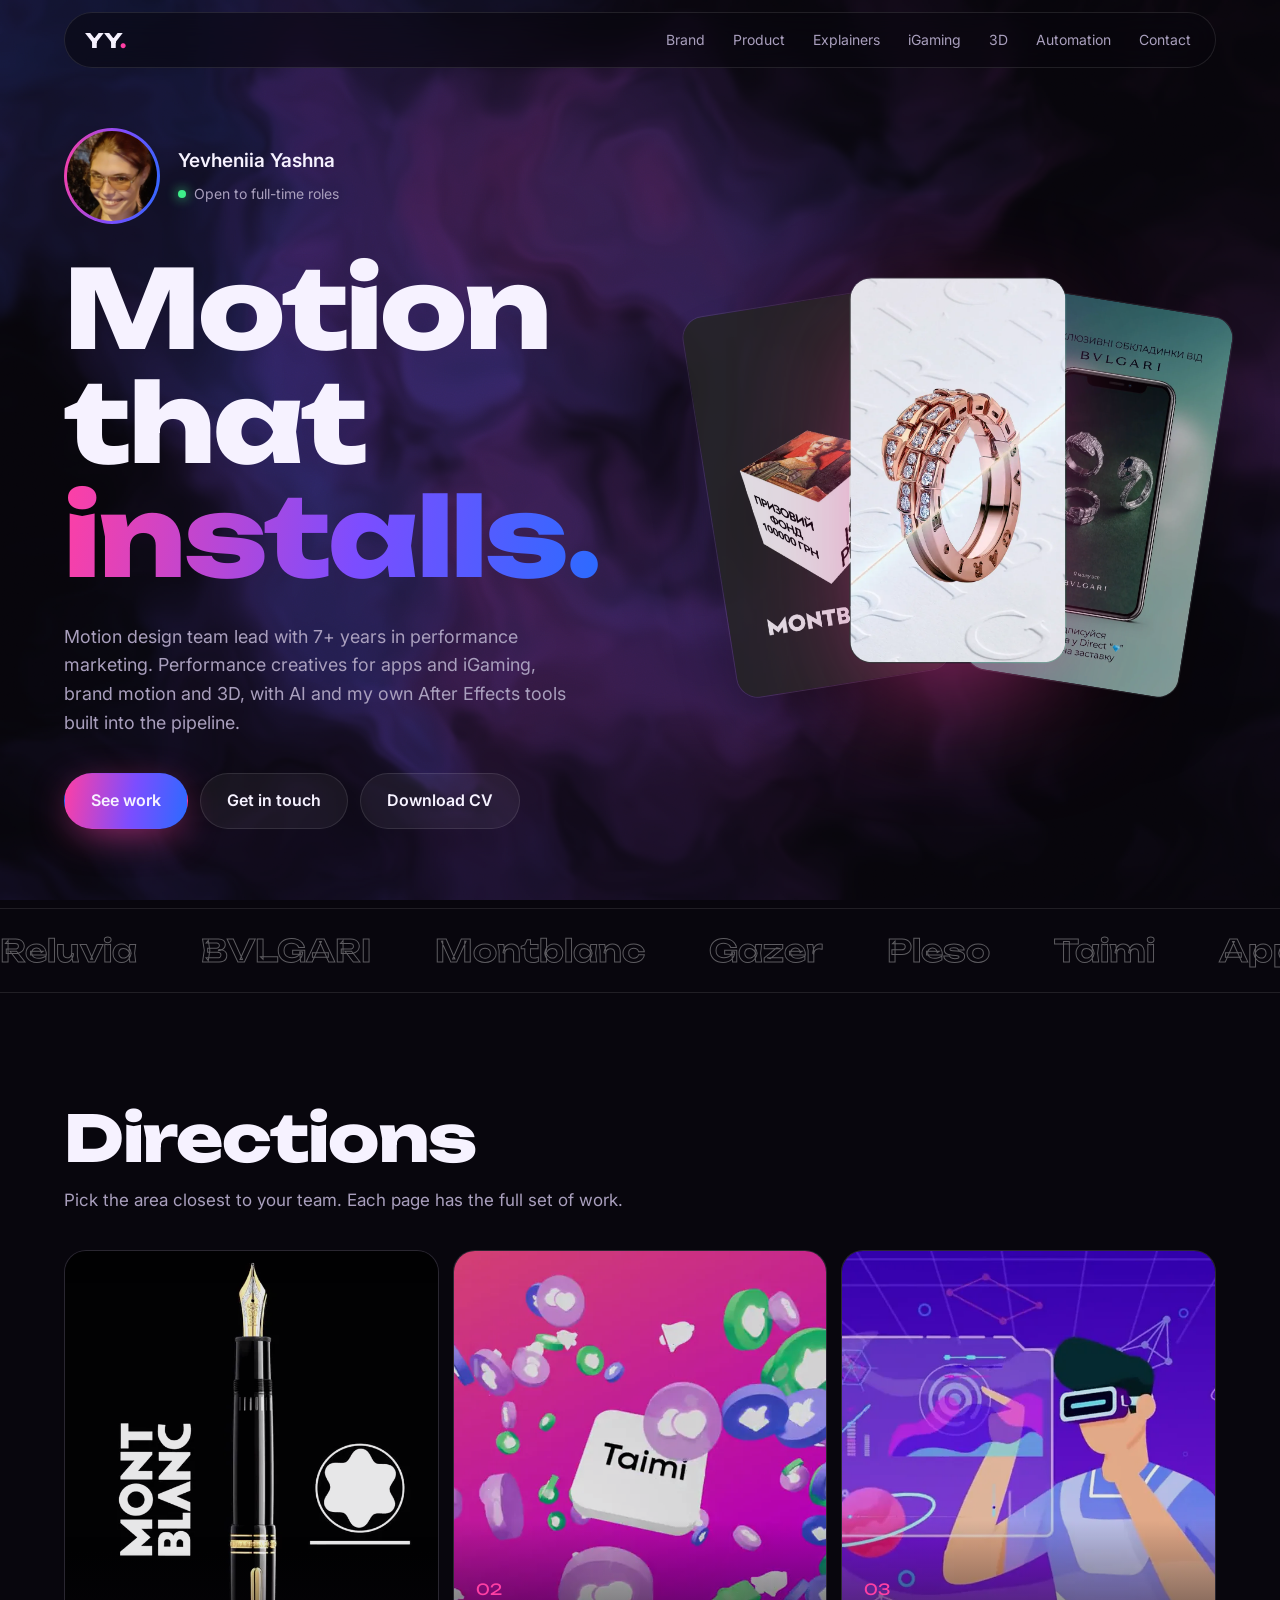
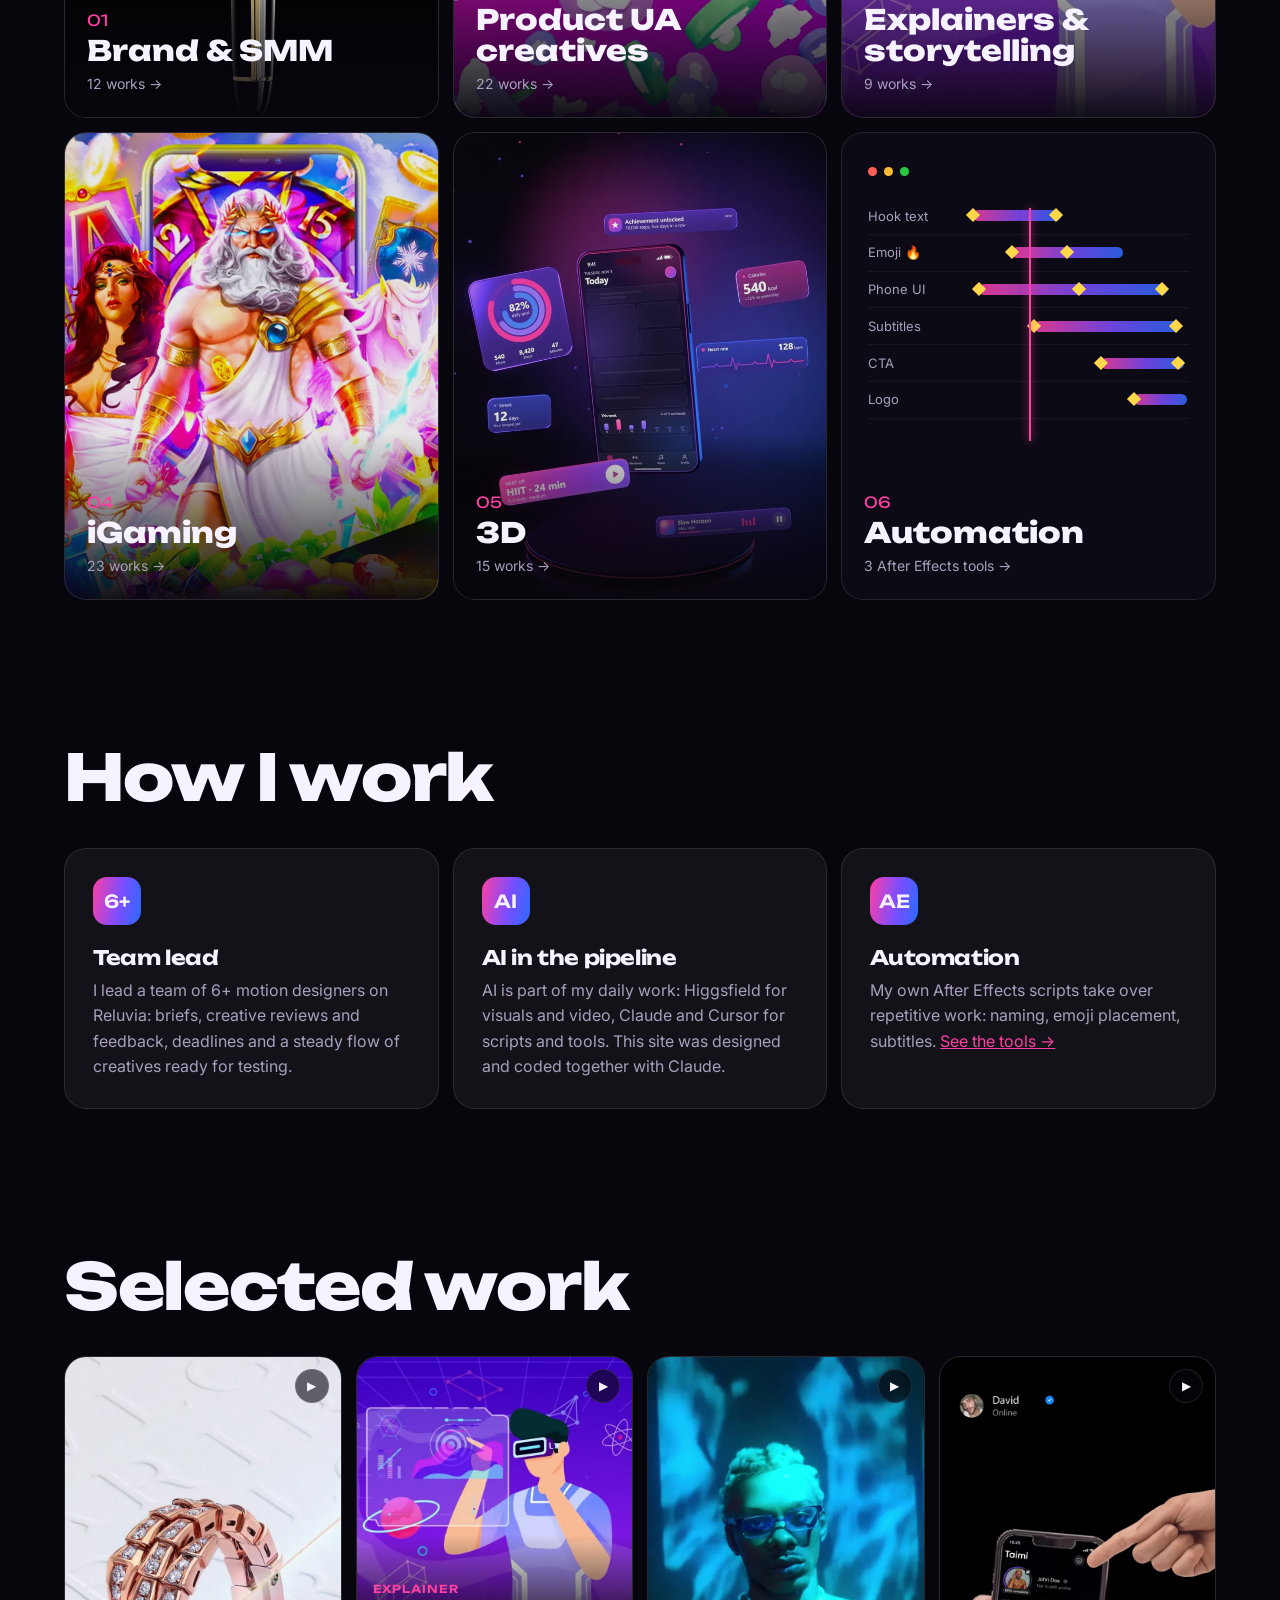
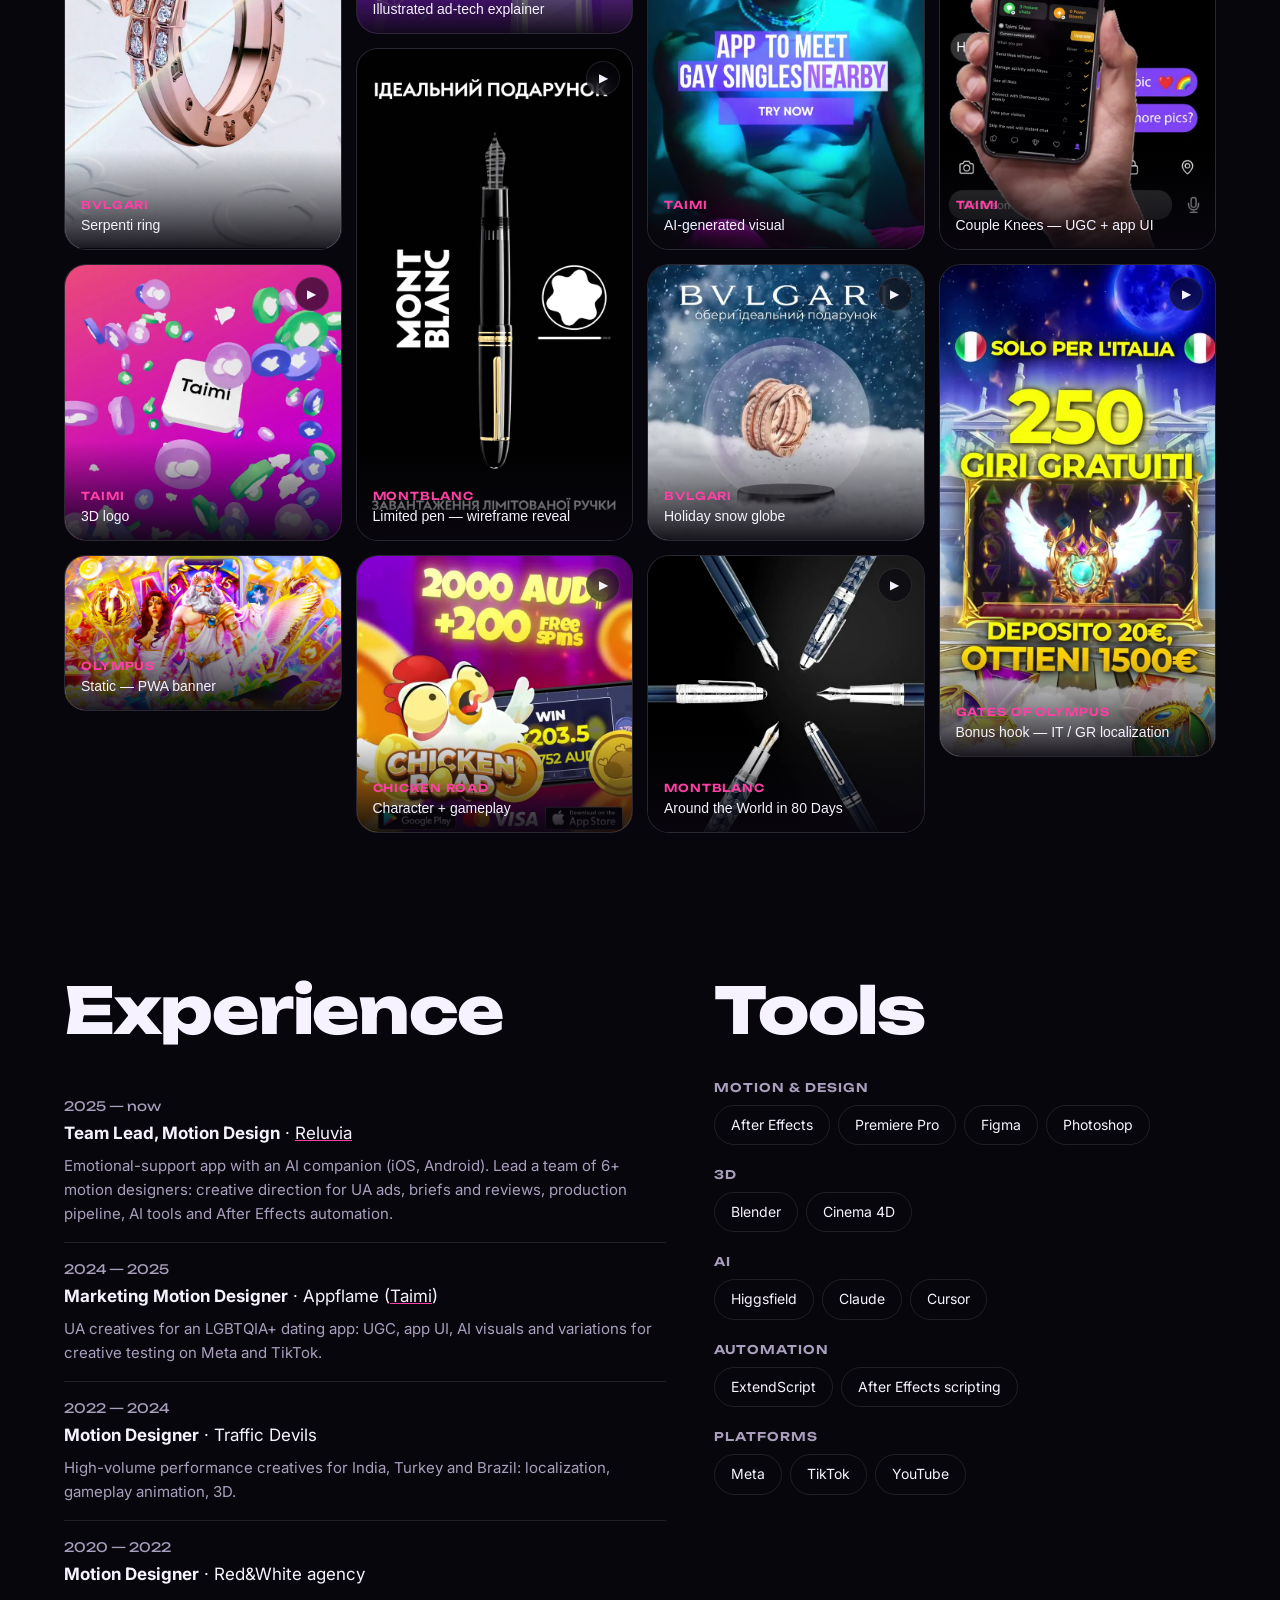
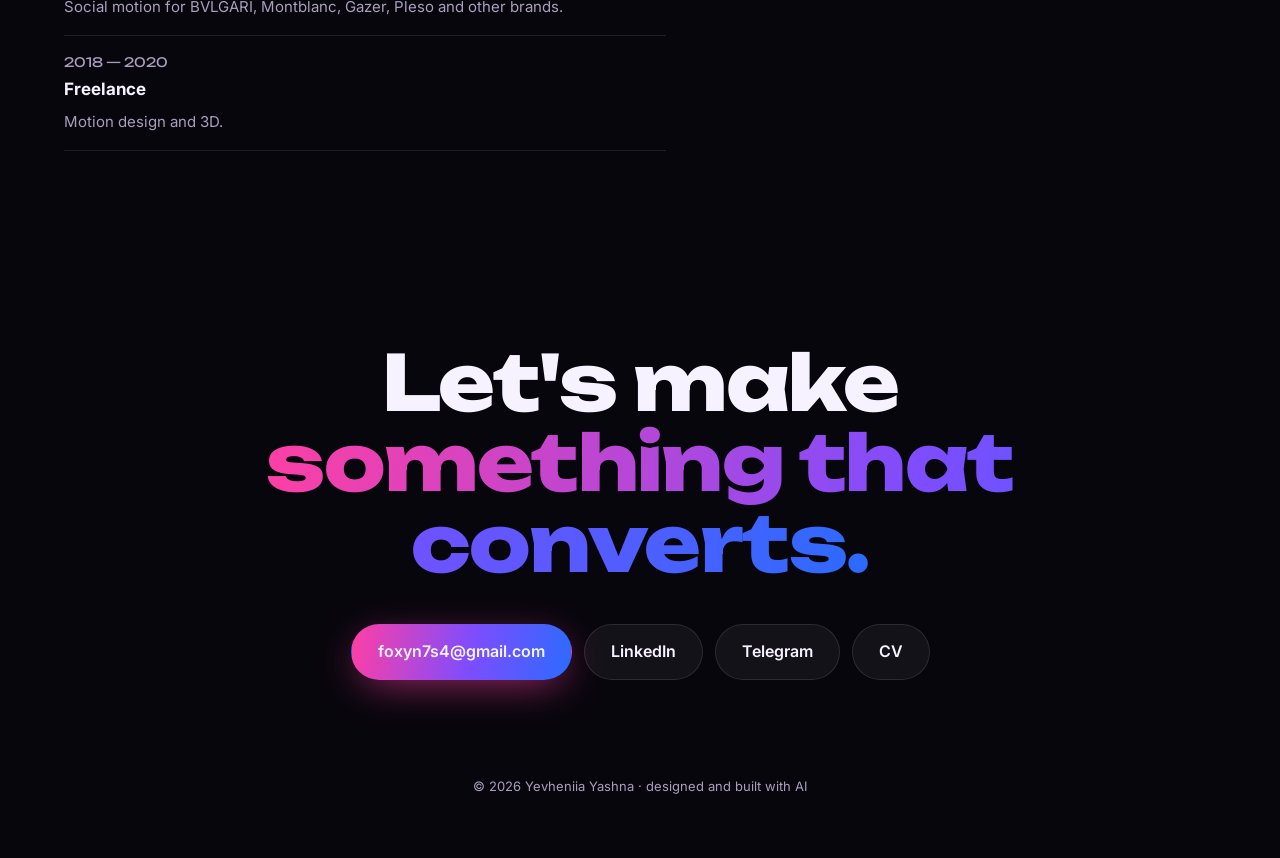
<file: index.html>
<!doctype html>
<html lang="en">
<head>
<meta charset="utf-8">
<meta name="viewport" content="width=device-width, initial-scale=1">
<title>Yevheniia Yashna — Senior Motion Designer & Team Lead · Performance Creatives</title>
<meta name="description" content="Motion design team lead with 7+ years in performance marketing: creatives for apps and iGaming, brand motion, 3D, AI and After Effects automation.">
<meta property="og:title" content="Yevheniia Yashna — Senior Motion Designer & Team Lead · Performance Creatives">
<meta property="og:description" content="Motion design team lead with 7+ years in performance marketing: creatives for apps and iGaming, brand motion, 3D, AI and After Effects automation.">
<meta property="og:image" content="https://foxyn7s4.github.io/media/og_home.jpg">
<meta property="og:image:width" content="2400">
<meta property="og:image:height" content="1254">
<meta name="twitter:card" content="summary_large_image">
<meta property="og:type" content="website">
<link rel="icon" href="favicon.ico?v=2" sizes="any">
<link rel="icon" type="image/png" sizes="32x32" href="favicon-32.png?v=2">
<link rel="apple-touch-icon" href="apple-touch-icon.png?v=2">
<meta name="theme-color" content="#08060d">
<link rel="preconnect" href="https://fonts.googleapis.com">
<link rel="preconnect" href="https://fonts.gstatic.com" crossorigin>
<link href="https://fonts.googleapis.com/css2?family=Unbounded:wght@400;600;800&family=Inter:wght@400;500;600&display=swap" rel="stylesheet">
<link rel="stylesheet" href="style.css?v=7f9f0dd8">
</head>
<body data-page="home">
<div class="bg" aria-hidden="true"><i></i><i></i><i></i></div>
<header class="nav"><a class="logo" href="./">YY<span>.</span></a><nav id="nav-links"></nav></header>
<main id="top">

  <section class="hero">
    <div class="hero-text">
      <div class="me-row"><img class="me" src="media/yy_photo.webp" alt="Yevheniia Yashna" width="96" height="96"><div><strong>Yevheniia Yashna</strong><span class="avail"><span class="dot"></span>Open to full-time roles</span></div></div>
      <h1>Motion<br>that <em>installs.</em></h1>
      <p class="lead">Motion design team lead with 7+ years in performance marketing. Performance creatives for apps and iGaming, brand motion and 3D, with AI and my own After Effects tools built into the pipeline.</p>
      <div class="cta">
        <a class="btn primary" href="#directions">See work</a>
        <a class="btn" href="#contact">Get in touch</a>
        <a class="btn" href="cv.pdf" download="Yevheniia_Yashna_CV.pdf">Download CV</a>
      </div>
    </div>
    <div class="hero-fan">
      <video src="media/12_montblanc_cube.mp4" poster="media/12_montblanc_cube.webp" autoplay muted loop playsinline></video>
      <video src="media/40_bvlgari_ring.mp4" poster="media/40_bvlgari_ring.webp" autoplay muted loop playsinline></video>
      <video src="media/13_bvlgari_wallpapers.mp4" poster="media/13_bvlgari_wallpapers.webp" autoplay muted loop playsinline></video>
    </div>
  </section>

  <div class="marquee" aria-label="Brands"><div class="track">
    <span>Reluvia</span><span>BVLGARI</span><span>Montblanc</span><span>Gazer</span><span>Pleso</span><span>Taimi</span><span>Appflame</span><span>Red&amp;White</span><span>Traffic Devils</span>
    <span>Reluvia</span><span>BVLGARI</span><span>Montblanc</span><span>Gazer</span><span>Pleso</span><span>Taimi</span><span>Appflame</span><span>Red&amp;White</span><span>Traffic Devils</span>
  </div></div>

  <section id="directions" class="section">
    <header class="sec-head"><div><h2>Directions</h2><p class="sec-lead">Pick the area closest to your team. Each page has the full set of work.</p></div></header>
    <div class="dirs" id="dirs"></div>
  </section>

  <section class="section">
    <header class="sec-head"><div><h2>How I work</h2></div></header>
    <div class="tools">
      <article>
        <span class="tool-ico">6+</span>
        <h3>Team lead</h3>
        <p>I lead a team of 6+ motion designers on Reluvia: briefs, creative reviews and feedback, deadlines and a steady flow of creatives ready for testing.</p>
      </article>
      <article>
        <span class="tool-ico">AI</span>
        <h3>AI in the pipeline</h3>
        <p>AI is part of my daily work: Higgsfield for visuals and video, Claude and Cursor for scripts and tools. This site was designed and coded together with Claude.</p>
      </article>
      <article>
        <span class="tool-ico">AE</span>
        <h3>Automation</h3>
        <p>My own After Effects scripts take over repetitive work: naming, emoji placement, subtitles. <a href="automation.html">See the tools →</a></p>
      </article>
    </div>
  </section>

  <section class="section">
    <header class="sec-head"><div><h2>Selected work</h2></div></header>
    <div class="grid" id="featured"></div>
  </section>

  <section id="experience" class="section two-col">
    <div>
      <header class="sec-head"><h2>Experience</h2></header>
      <ol class="timeline">
        <li><span>2025 — now</span><strong>Team Lead, Motion Design</strong> · <a href="https://apps.apple.com/ua/app/reluvia/id6755152910" target="_blank" rel="noopener">Reluvia</a>
          <p>Emotional-support app with an AI companion (iOS, Android). Lead a team of 6+ motion designers: creative direction for UA ads, briefs and reviews, production pipeline, AI tools and After Effects automation.</p></li>
        <li><span>2024 — 2025</span><strong>Marketing Motion Designer</strong> · Appflame (<a href="https://apps.apple.com/app/id1282966364" target="_blank" rel="noopener">Taimi</a>)
          <p>UA creatives for an LGBTQIA+ dating app: UGC, app UI, AI visuals and variations for creative testing on Meta and TikTok.</p></li>
        <li><span>2022 — 2024</span><strong>Motion Designer</strong> · Traffic Devils
          <p>High-volume performance creatives for India, Turkey and Brazil: localization, gameplay animation, 3D.</p></li>
        <li><span>2020 — 2022</span><strong>Motion Designer</strong> · Red&amp;White agency
          <p>Social motion for BVLGARI, Montblanc, Gazer, Pleso and other brands.</p></li>
        <li><span>2018 — 2020</span><strong>Freelance</strong>
          <p>Motion design and 3D.</p></li>
      </ol>
    </div>
    <div>
      <header class="sec-head"><h2>Tools</h2></header>
      <h3 class="tool-group">Motion &amp; design</h3>
      <ul class="chips"><li>After Effects</li><li>Premiere Pro</li><li>Figma</li><li>Photoshop</li></ul>
      <h3 class="tool-group">3D</h3>
      <ul class="chips"><li>Blender</li><li>Cinema 4D</li></ul>
      <h3 class="tool-group">AI</h3>
      <ul class="chips"><li>Higgsfield</li><li>Claude</li><li>Cursor</li></ul>
      <h3 class="tool-group">Automation</h3>
      <ul class="chips"><li>ExtendScript</li><li>After Effects scripting</li></ul>
      <h3 class="tool-group">Platforms</h3>
      <ul class="chips"><li>Meta</li><li>TikTok</li><li>YouTube</li></ul>
    </div>
  </section>
</main>
<footer id="contact" class="contact">
  <h2>Let's make<br><em>something that converts.</em></h2>
  <div class="cta">
    <a class="btn primary" href="mailto:foxyn7s4@gmail.com">foxyn7s4@gmail.com</a>
    <a class="btn" href="https://www.linkedin.com/in/foxyns/" target="_blank" rel="noopener">LinkedIn</a>
    <a class="btn" href="https://t.me/NYNS777" target="_blank" rel="noopener">Telegram</a>
    <a class="btn" href="cv.pdf" download="Yevheniia_Yashna_CV.pdf">CV</a>
  </div>
  <p class="foot">© 2026 Yevheniia Yashna · designed and built with AI</p>
</footer>
<dialog id="player"><button class="close" aria-label="Close">×</button><div class="media"></div><div class="case"></div></dialog>
<script src="works.js?v=8b14a6f1"></script>
<script src="main.js?v=9e63b991"></script>
<script src="bg.js?v=5798f34a"></script>
<!-- Cloudflare Web Analytics --><script defer src="https://static.cloudflareinsights.com/beacon.min.js" data-cf-beacon='{"token": "41ac3dfa5c3a4ce5bf65f64a46b93b88"}'></script><!-- End Cloudflare Web Analytics -->
</body>
</html>
</file>
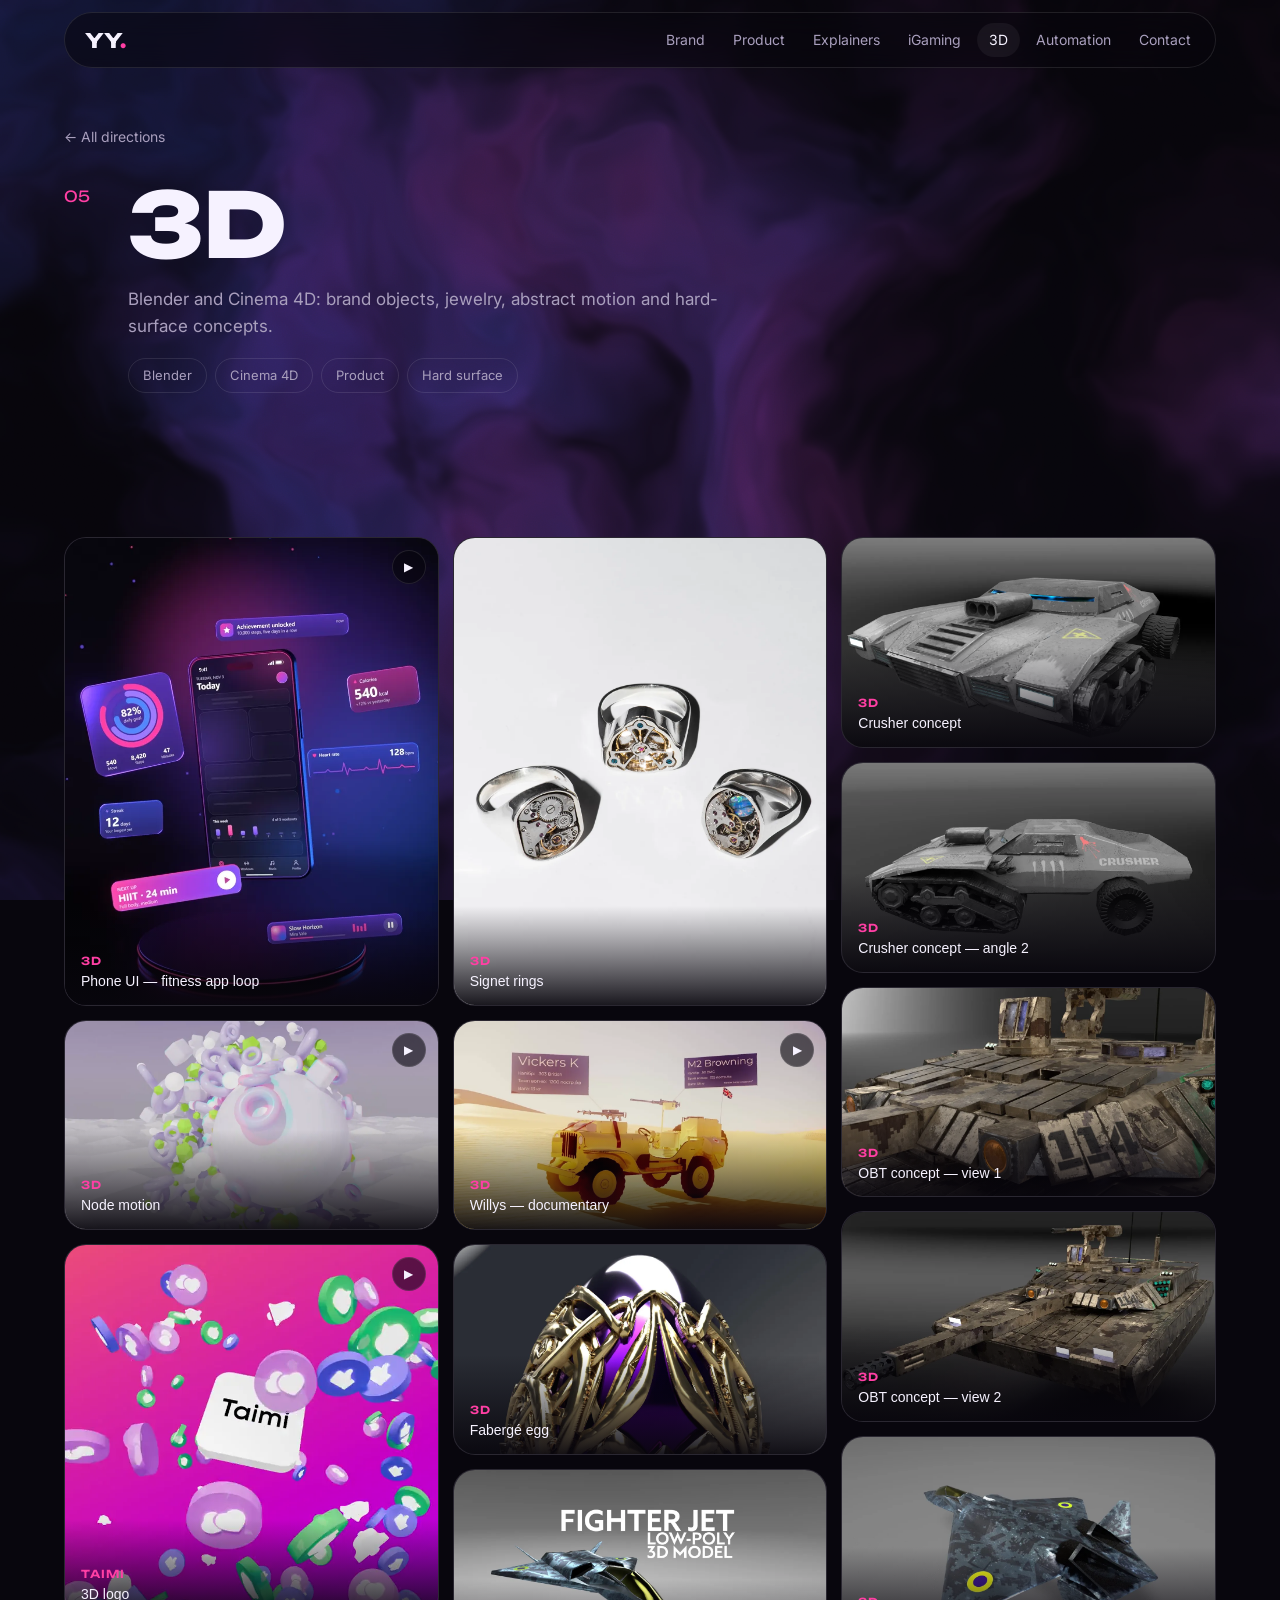
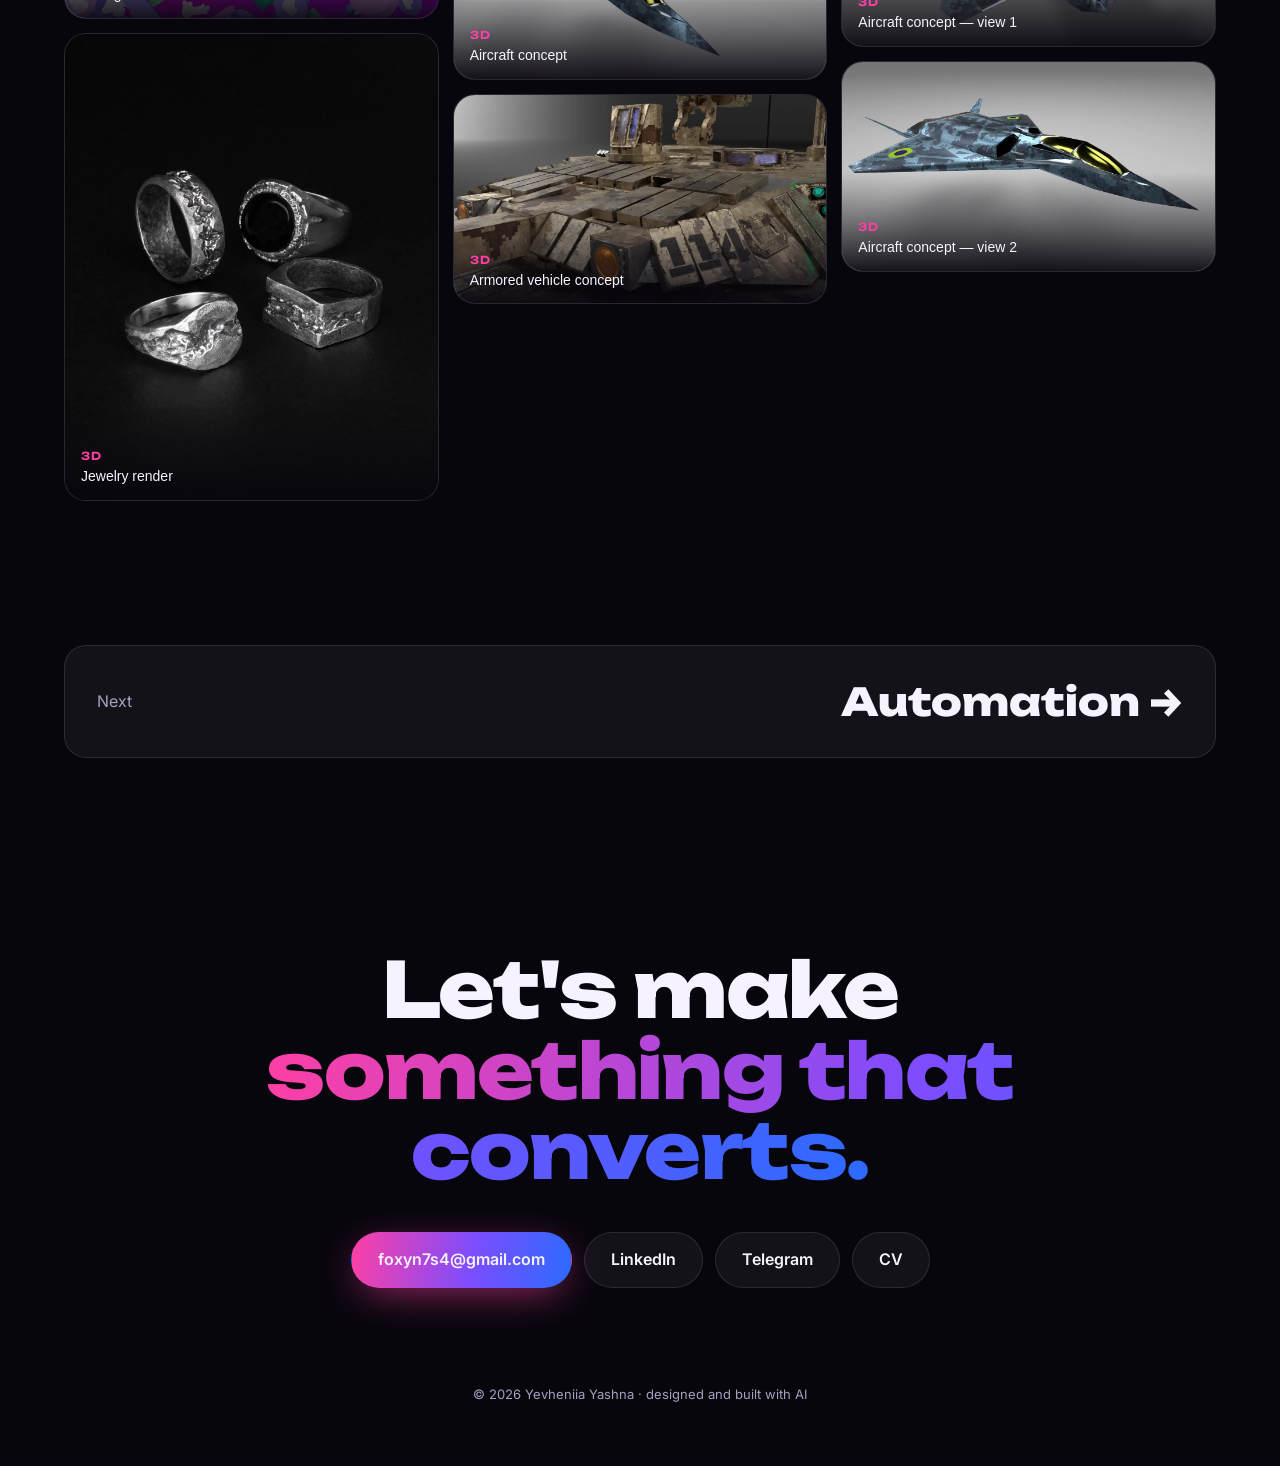
<file: 3d.html>
<!doctype html>
<html lang="en">
<head>
<meta charset="utf-8">
<meta name="viewport" content="width=device-width, initial-scale=1">
<title>3D — Yevheniia Yashna</title>
<meta name="description" content="3D: motion design work by Yevheniia Yashna.">
<meta property="og:title" content="3D — Yevheniia Yashna">
<meta property="og:description" content="3D: motion design work by Yevheniia Yashna.">
<meta property="og:image" content="https://foxyn7s4.github.io/media/og_home.jpg">
<meta property="og:image:width" content="2400">
<meta property="og:image:height" content="1254">
<meta name="twitter:card" content="summary_large_image">
<meta property="og:type" content="website">
<link rel="icon" href="favicon.ico?v=2" sizes="any">
<link rel="icon" type="image/png" sizes="32x32" href="favicon-32.png?v=2">
<link rel="apple-touch-icon" href="apple-touch-icon.png?v=2">
<meta name="theme-color" content="#08060d">
<link rel="preconnect" href="https://fonts.googleapis.com">
<link rel="preconnect" href="https://fonts.gstatic.com" crossorigin>
<link href="https://fonts.googleapis.com/css2?family=Unbounded:wght@400;600;800&family=Inter:wght@400;500;600&display=swap" rel="stylesheet">
<link rel="stylesheet" href="style.css?v=7f9f0dd8">
</head>
<body data-page="3d">
<div class="bg" aria-hidden="true"><i></i><i></i><i></i></div>
<header class="nav"><a class="logo" href="./">YY<span>.</span></a><nav id="nav-links"></nav></header>
<main id="top">

  <section class="section page-head" id="page-head"></section>
  <section class="section"><div class="grid" id="works"></div></section>
  <nav class="section next" id="next"></nav>
</main>
<footer id="contact" class="contact">
  <h2>Let's make<br><em>something that converts.</em></h2>
  <div class="cta">
    <a class="btn primary" href="mailto:foxyn7s4@gmail.com">foxyn7s4@gmail.com</a>
    <a class="btn" href="https://www.linkedin.com/in/foxyns/" target="_blank" rel="noopener">LinkedIn</a>
    <a class="btn" href="https://t.me/NYNS777" target="_blank" rel="noopener">Telegram</a>
    <a class="btn" href="cv.pdf" download="Yevheniia_Yashna_CV.pdf">CV</a>
  </div>
  <p class="foot">© 2026 Yevheniia Yashna · designed and built with AI</p>
</footer>
<dialog id="player"><button class="close" aria-label="Close">×</button><div class="media"></div><div class="case"></div></dialog>
<script src="works.js?v=8b14a6f1"></script>
<script src="main.js?v=9e63b991"></script>
<script src="bg.js?v=5798f34a"></script>
<!-- Cloudflare Web Analytics --><script defer src="https://static.cloudflareinsights.com/beacon.min.js" data-cf-beacon='{"token": "41ac3dfa5c3a4ce5bf65f64a46b93b88"}'></script><!-- End Cloudflare Web Analytics -->
</body>
</html>
</file>
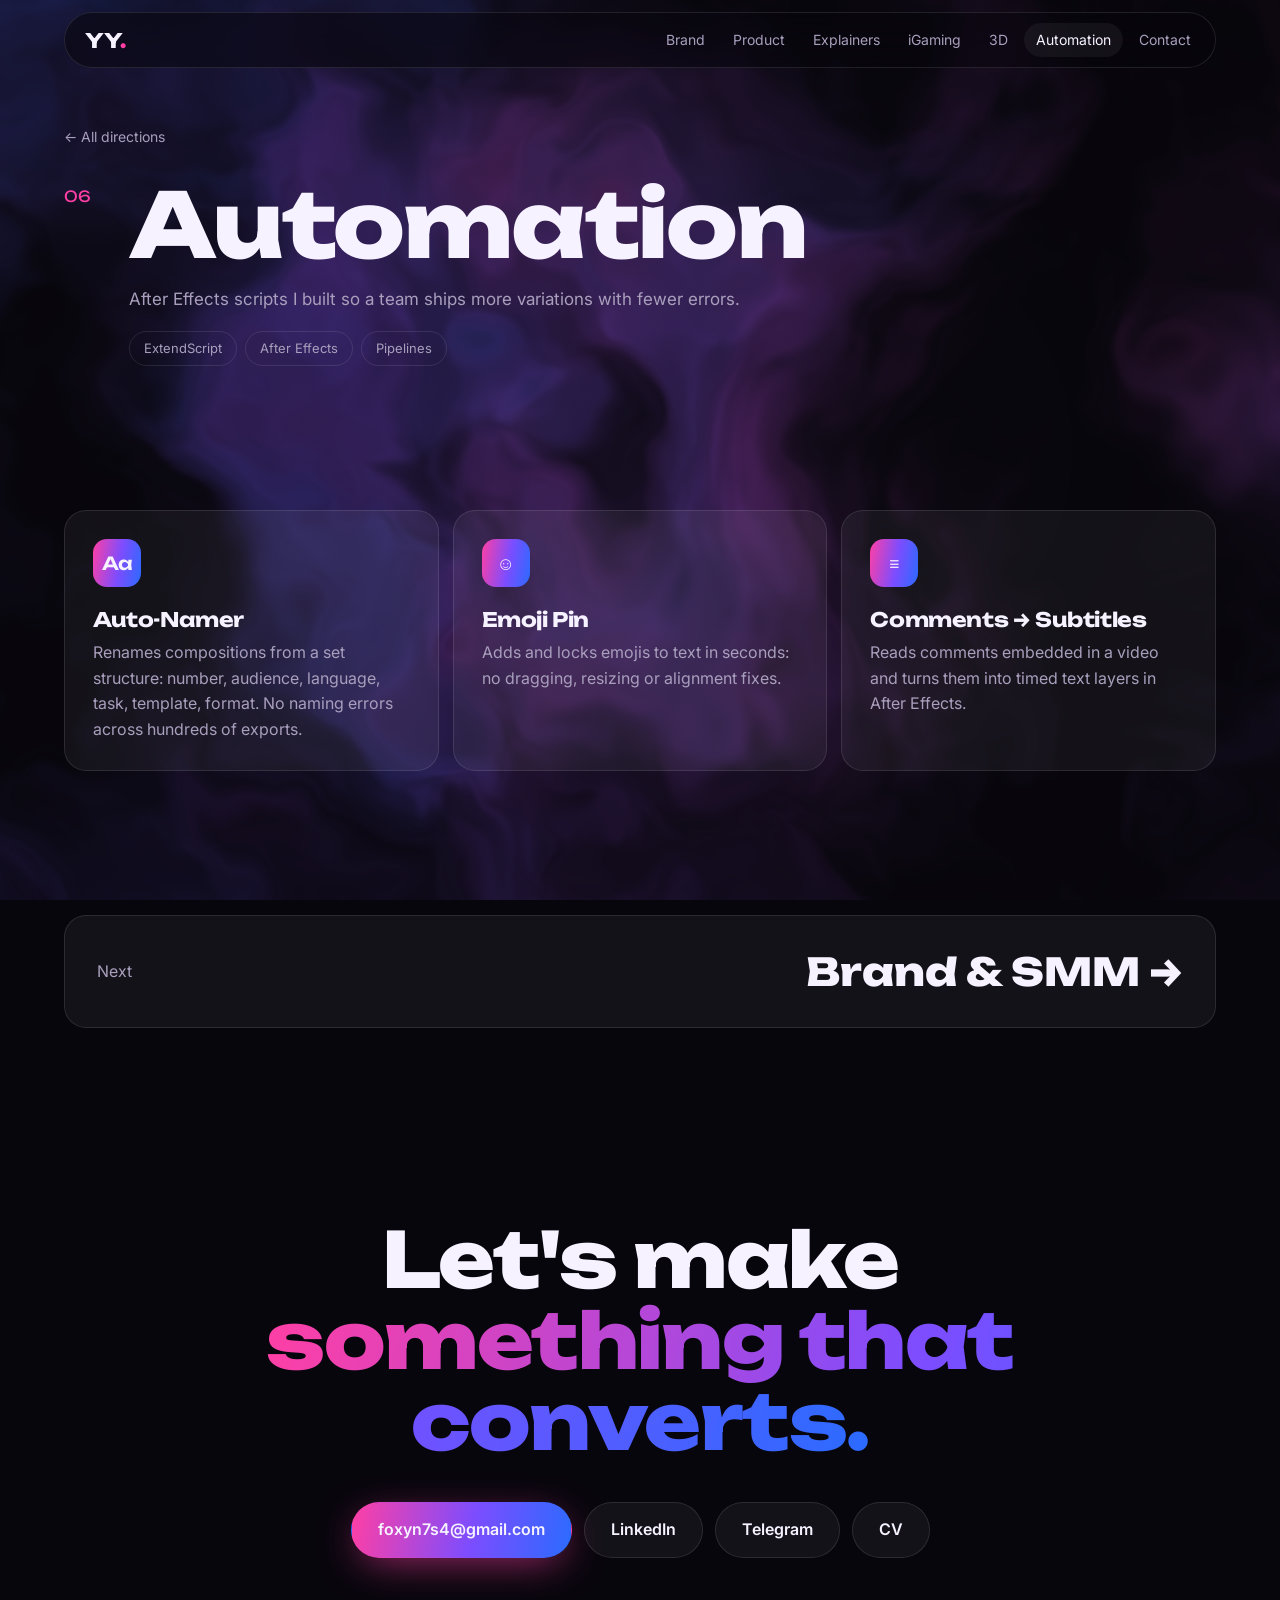
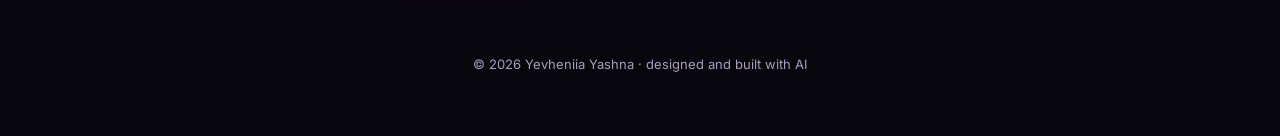
<file: automation.html>
<!doctype html>
<html lang="en">
<head>
<meta charset="utf-8">
<meta name="viewport" content="width=device-width, initial-scale=1">
<title>Automation — Yevheniia Yashna</title>
<meta name="description" content="After Effects automation scripts by Yevheniia Yashna.">
<meta property="og:title" content="Automation — Yevheniia Yashna">
<meta property="og:description" content="After Effects automation scripts by Yevheniia Yashna.">
<meta property="og:image" content="https://foxyn7s4.github.io/media/og_home.jpg">
<meta property="og:image:width" content="2400">
<meta property="og:image:height" content="1254">
<meta name="twitter:card" content="summary_large_image">
<meta property="og:type" content="website">
<link rel="icon" href="favicon.ico?v=2" sizes="any">
<link rel="icon" type="image/png" sizes="32x32" href="favicon-32.png?v=2">
<link rel="apple-touch-icon" href="apple-touch-icon.png?v=2">
<meta name="theme-color" content="#08060d">
<link rel="preconnect" href="https://fonts.googleapis.com">
<link rel="preconnect" href="https://fonts.gstatic.com" crossorigin>
<link href="https://fonts.googleapis.com/css2?family=Unbounded:wght@400;600;800&family=Inter:wght@400;500;600&display=swap" rel="stylesheet">
<link rel="stylesheet" href="style.css?v=7f9f0dd8">
</head>
<body data-page="automation">
<div class="bg" aria-hidden="true"><i></i><i></i><i></i></div>
<header class="nav"><a class="logo" href="./">YY<span>.</span></a><nav id="nav-links"></nav></header>
<main id="top">

  <section class="section page-head">
    <a class="back" href="./#directions">← All directions</a>
    <div class="ph-row"><span class="num">06</span><div>
      <h1 class="ph-title">Automation</h1>
      <p class="sec-lead">After Effects scripts I built so a team ships more variations with fewer errors.</p>
      <ul class="tags"><li>ExtendScript</li><li>After Effects</li><li>Pipelines</li></ul>
    </div></div>
  </section>
  <section class="section">
    <div class="tools">
      <article><span class="tool-ico">Aa</span><h3>Auto-Namer</h3><p>Renames compositions from a set structure: number, audience, language, task, template, format. No naming errors across hundreds of exports.</p></article>
      <article><span class="tool-ico">☺</span><h3>Emoji Pin</h3><p>Adds and locks emojis to text in seconds: no dragging, resizing or alignment fixes.</p></article>
      <article><span class="tool-ico">≡</span><h3>Comments → Subtitles</h3><p>Reads comments embedded in a video and turns them into timed text layers in After Effects.</p></article>
    </div>
  </section>
  <nav class="section next" id="next"></nav>
</main>
<footer id="contact" class="contact">
  <h2>Let's make<br><em>something that converts.</em></h2>
  <div class="cta">
    <a class="btn primary" href="mailto:foxyn7s4@gmail.com">foxyn7s4@gmail.com</a>
    <a class="btn" href="https://www.linkedin.com/in/foxyns/" target="_blank" rel="noopener">LinkedIn</a>
    <a class="btn" href="https://t.me/NYNS777" target="_blank" rel="noopener">Telegram</a>
    <a class="btn" href="cv.pdf" download="Yevheniia_Yashna_CV.pdf">CV</a>
  </div>
  <p class="foot">© 2026 Yevheniia Yashna · designed and built with AI</p>
</footer>
<dialog id="player"><button class="close" aria-label="Close">×</button><div class="media"></div><div class="case"></div></dialog>
<script src="works.js?v=8b14a6f1"></script>
<script src="main.js?v=9e63b991"></script>
<script src="bg.js?v=5798f34a"></script>
<!-- Cloudflare Web Analytics --><script defer src="https://static.cloudflareinsights.com/beacon.min.js" data-cf-beacon='{"token": "41ac3dfa5c3a4ce5bf65f64a46b93b88"}'></script><!-- End Cloudflare Web Analytics -->
</body>
</html>
</file>
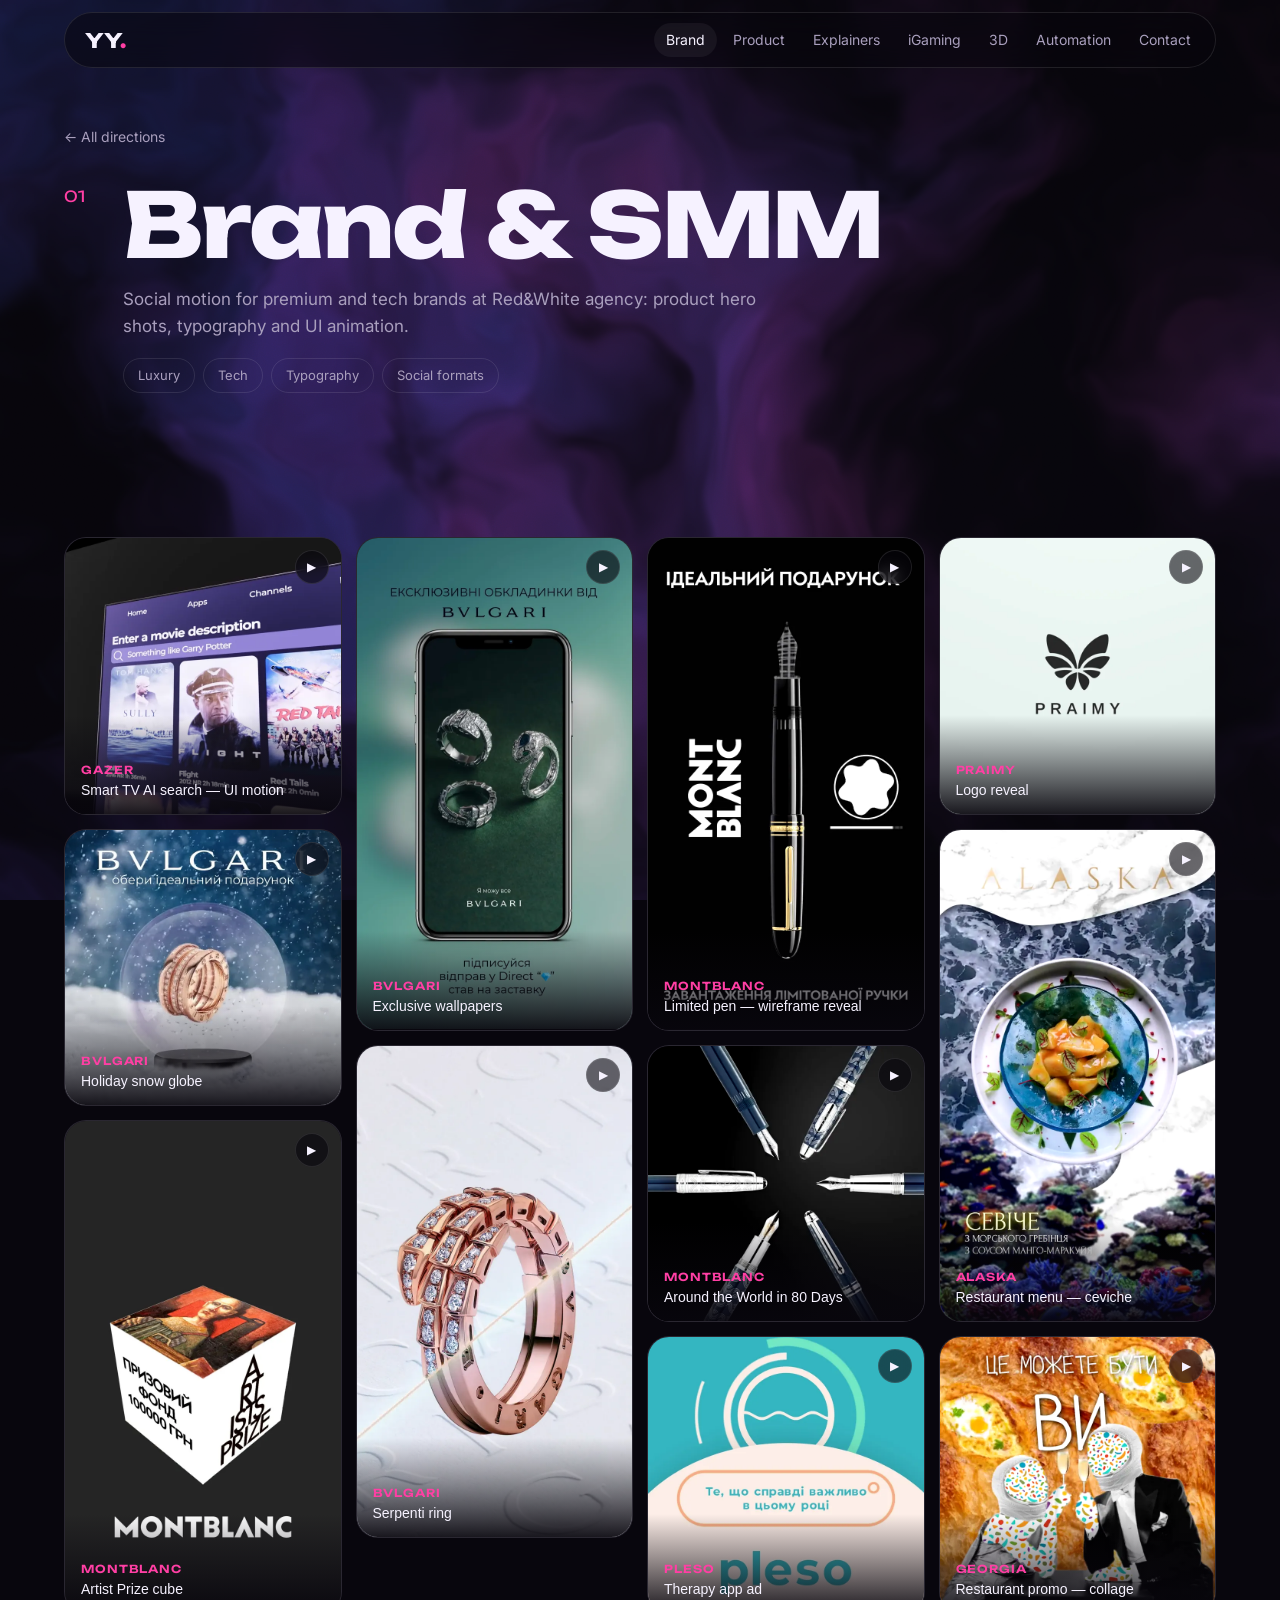
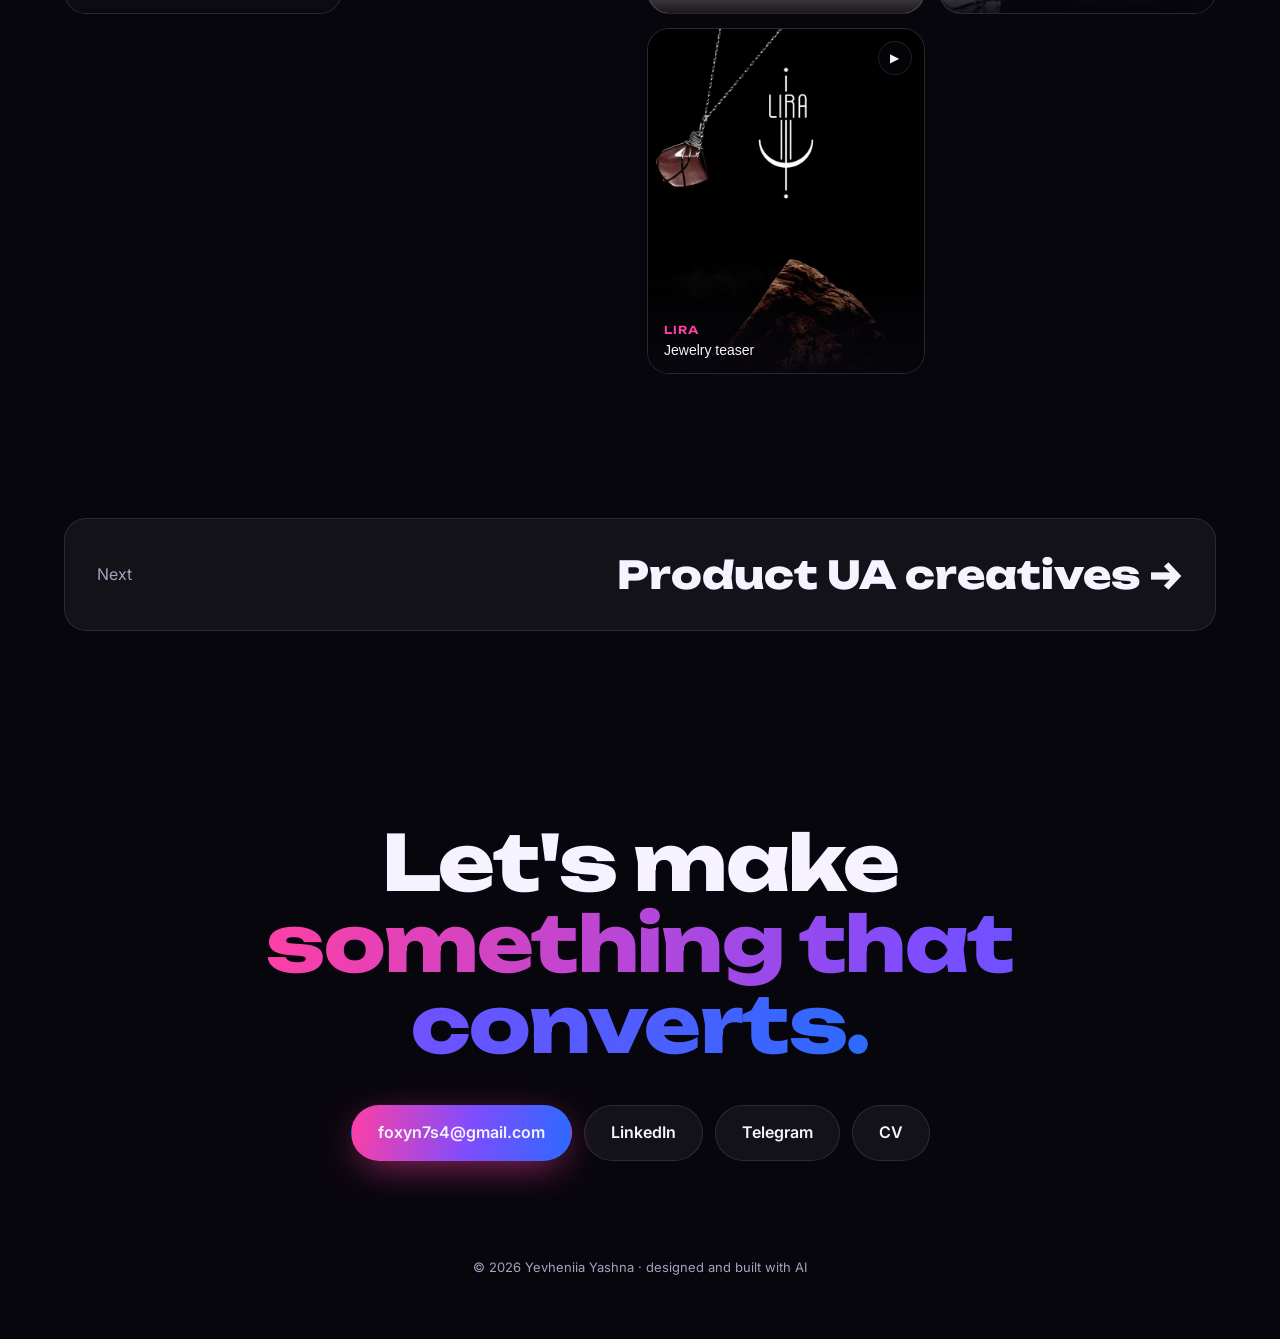
<file: brand.html>
<!doctype html>
<html lang="en">
<head>
<meta charset="utf-8">
<meta name="viewport" content="width=device-width, initial-scale=1">
<title>Brand &amp; SMM — Yevheniia Yashna</title>
<meta name="description" content="Brand &amp; SMM: motion design work by Yevheniia Yashna.">
<meta property="og:title" content="Brand &amp; SMM — Yevheniia Yashna">
<meta property="og:description" content="Brand &amp; SMM: motion design work by Yevheniia Yashna.">
<meta property="og:image" content="https://foxyn7s4.github.io/media/og_home.jpg">
<meta property="og:image:width" content="2400">
<meta property="og:image:height" content="1254">
<meta name="twitter:card" content="summary_large_image">
<meta property="og:type" content="website">
<link rel="icon" href="favicon.ico?v=2" sizes="any">
<link rel="icon" type="image/png" sizes="32x32" href="favicon-32.png?v=2">
<link rel="apple-touch-icon" href="apple-touch-icon.png?v=2">
<meta name="theme-color" content="#08060d">
<link rel="preconnect" href="https://fonts.googleapis.com">
<link rel="preconnect" href="https://fonts.gstatic.com" crossorigin>
<link href="https://fonts.googleapis.com/css2?family=Unbounded:wght@400;600;800&family=Inter:wght@400;500;600&display=swap" rel="stylesheet">
<link rel="stylesheet" href="style.css?v=7f9f0dd8">
</head>
<body data-page="brand">
<div class="bg" aria-hidden="true"><i></i><i></i><i></i></div>
<header class="nav"><a class="logo" href="./">YY<span>.</span></a><nav id="nav-links"></nav></header>
<main id="top">

  <section class="section page-head" id="page-head"></section>
  <section class="section"><div class="grid" id="works"></div></section>
  <nav class="section next" id="next"></nav>
</main>
<footer id="contact" class="contact">
  <h2>Let's make<br><em>something that converts.</em></h2>
  <div class="cta">
    <a class="btn primary" href="mailto:foxyn7s4@gmail.com">foxyn7s4@gmail.com</a>
    <a class="btn" href="https://www.linkedin.com/in/foxyns/" target="_blank" rel="noopener">LinkedIn</a>
    <a class="btn" href="https://t.me/NYNS777" target="_blank" rel="noopener">Telegram</a>
    <a class="btn" href="cv.pdf" download="Yevheniia_Yashna_CV.pdf">CV</a>
  </div>
  <p class="foot">© 2026 Yevheniia Yashna · designed and built with AI</p>
</footer>
<dialog id="player"><button class="close" aria-label="Close">×</button><div class="media"></div><div class="case"></div></dialog>
<script src="works.js?v=8b14a6f1"></script>
<script src="main.js?v=9e63b991"></script>
<script src="bg.js?v=5798f34a"></script>
<!-- Cloudflare Web Analytics --><script defer src="https://static.cloudflareinsights.com/beacon.min.js" data-cf-beacon='{"token": "41ac3dfa5c3a4ce5bf65f64a46b93b88"}'></script><!-- End Cloudflare Web Analytics -->
</body>
</html>
</file>
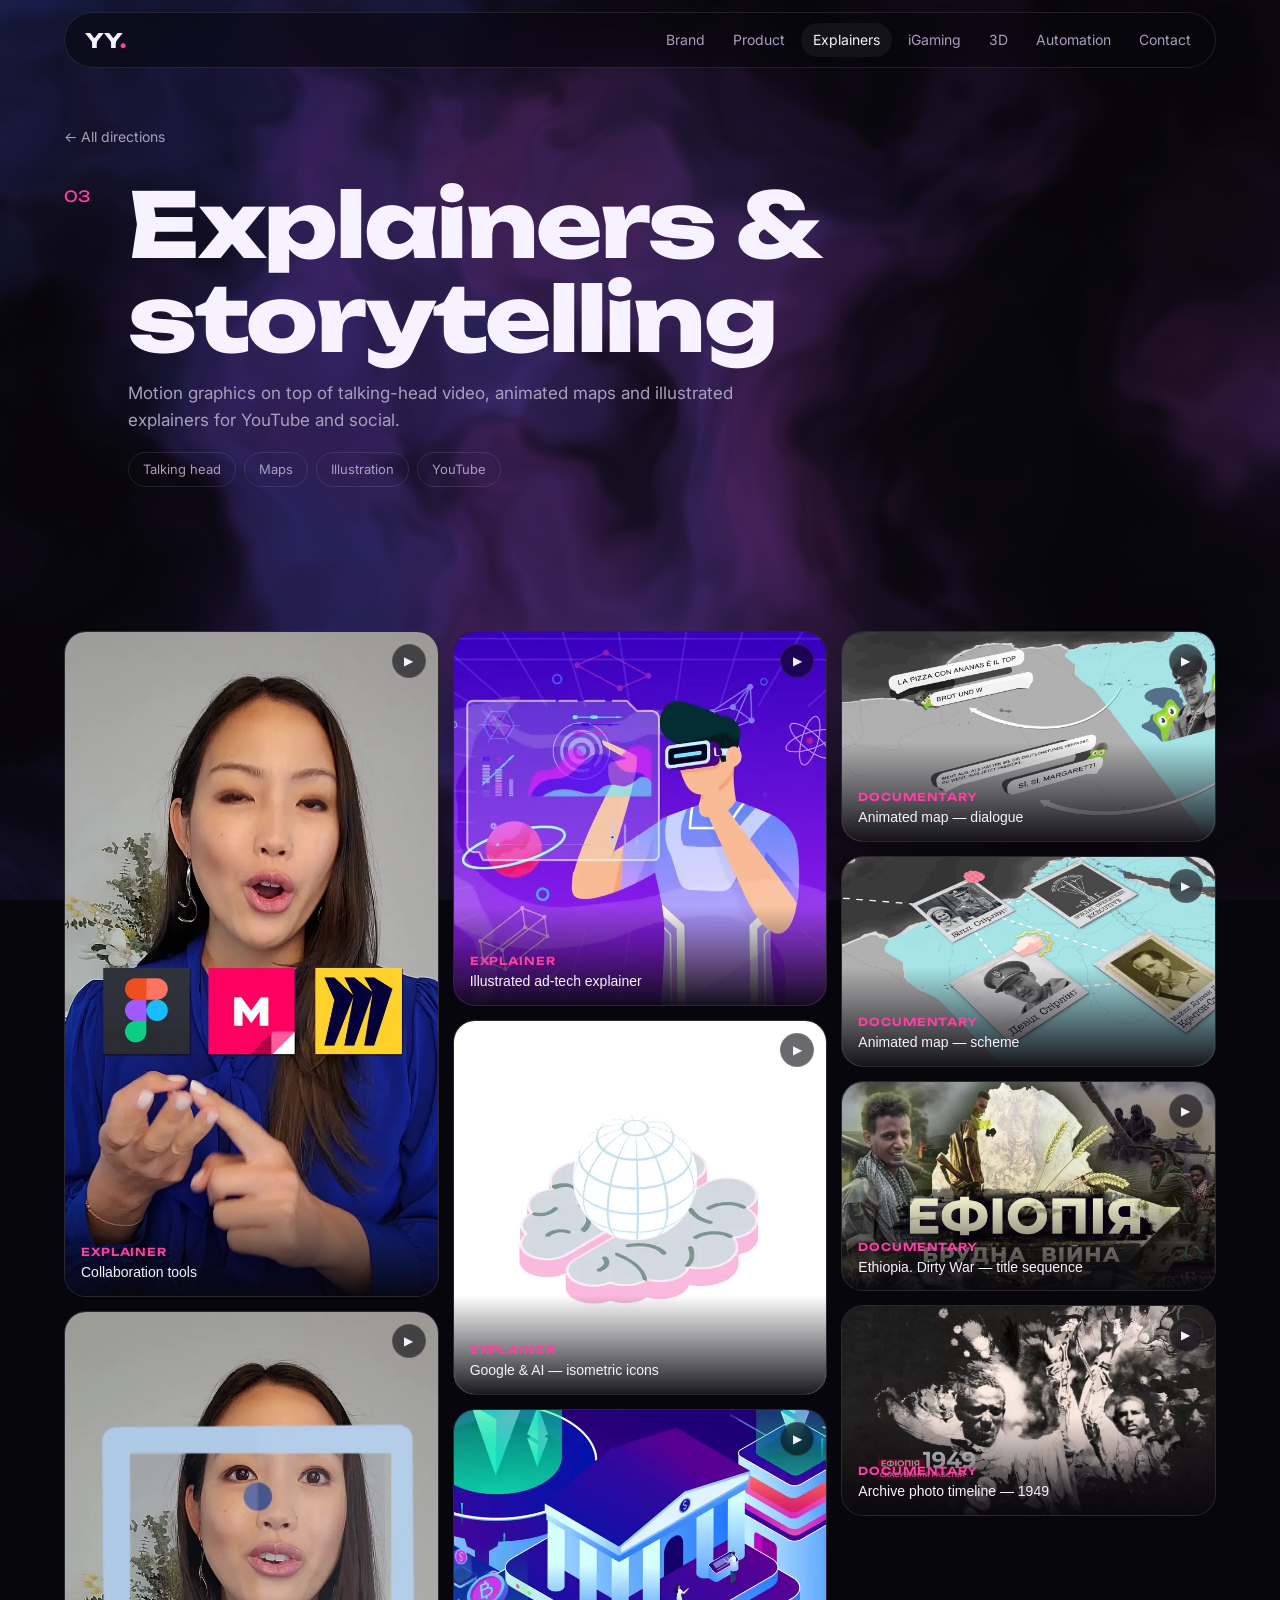
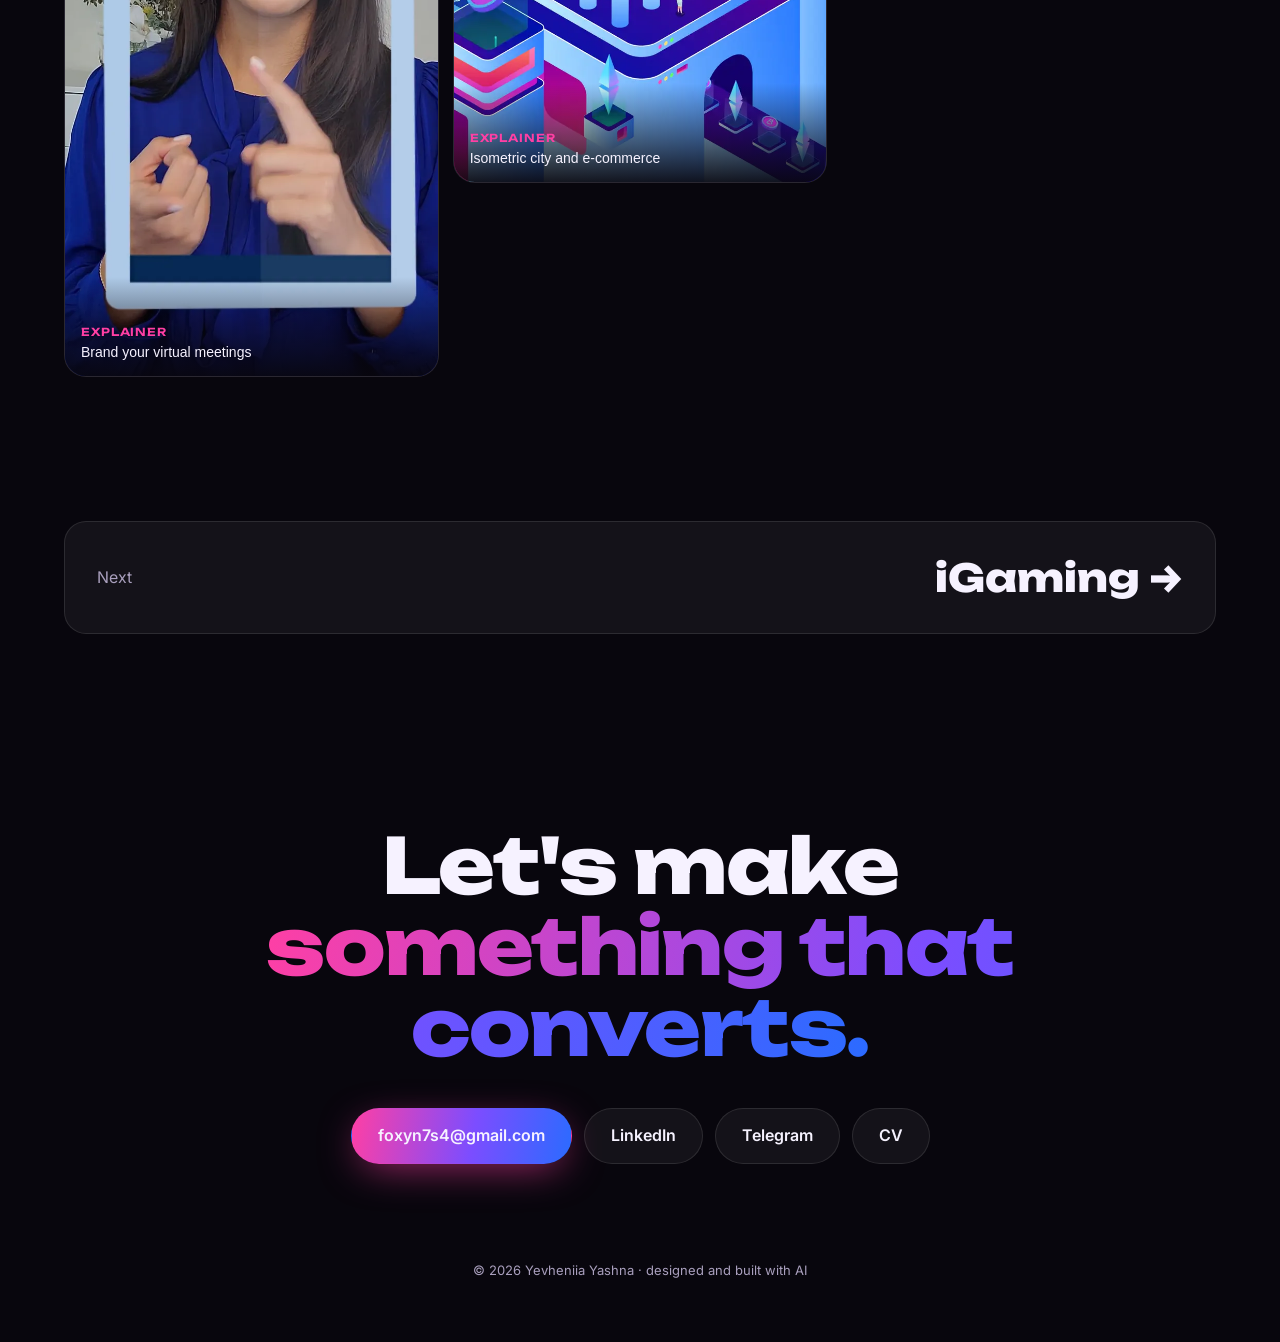
<file: explainers.html>
<!doctype html>
<html lang="en">
<head>
<meta charset="utf-8">
<meta name="viewport" content="width=device-width, initial-scale=1">
<title>Explainers &amp; storytelling — Yevheniia Yashna</title>
<meta name="description" content="Explainers &amp; storytelling: motion design work by Yevheniia Yashna.">
<meta property="og:title" content="Explainers &amp; storytelling — Yevheniia Yashna">
<meta property="og:description" content="Explainers &amp; storytelling: motion design work by Yevheniia Yashna.">
<meta property="og:image" content="https://foxyn7s4.github.io/media/og_home.jpg">
<meta property="og:image:width" content="2400">
<meta property="og:image:height" content="1254">
<meta name="twitter:card" content="summary_large_image">
<meta property="og:type" content="website">
<link rel="icon" href="favicon.ico?v=2" sizes="any">
<link rel="icon" type="image/png" sizes="32x32" href="favicon-32.png?v=2">
<link rel="apple-touch-icon" href="apple-touch-icon.png?v=2">
<meta name="theme-color" content="#08060d">
<link rel="preconnect" href="https://fonts.googleapis.com">
<link rel="preconnect" href="https://fonts.gstatic.com" crossorigin>
<link href="https://fonts.googleapis.com/css2?family=Unbounded:wght@400;600;800&family=Inter:wght@400;500;600&display=swap" rel="stylesheet">
<link rel="stylesheet" href="style.css?v=7f9f0dd8">
</head>
<body data-page="explainers">
<div class="bg" aria-hidden="true"><i></i><i></i><i></i></div>
<header class="nav"><a class="logo" href="./">YY<span>.</span></a><nav id="nav-links"></nav></header>
<main id="top">

  <section class="section page-head" id="page-head"></section>
  <section class="section"><div class="grid" id="works"></div></section>
  <nav class="section next" id="next"></nav>
</main>
<footer id="contact" class="contact">
  <h2>Let's make<br><em>something that converts.</em></h2>
  <div class="cta">
    <a class="btn primary" href="mailto:foxyn7s4@gmail.com">foxyn7s4@gmail.com</a>
    <a class="btn" href="https://www.linkedin.com/in/foxyns/" target="_blank" rel="noopener">LinkedIn</a>
    <a class="btn" href="https://t.me/NYNS777" target="_blank" rel="noopener">Telegram</a>
    <a class="btn" href="cv.pdf" download="Yevheniia_Yashna_CV.pdf">CV</a>
  </div>
  <p class="foot">© 2026 Yevheniia Yashna · designed and built with AI</p>
</footer>
<dialog id="player"><button class="close" aria-label="Close">×</button><div class="media"></div><div class="case"></div></dialog>
<script src="works.js?v=8b14a6f1"></script>
<script src="main.js?v=9e63b991"></script>
<script src="bg.js?v=5798f34a"></script>
<!-- Cloudflare Web Analytics --><script defer src="https://static.cloudflareinsights.com/beacon.min.js" data-cf-beacon='{"token": "41ac3dfa5c3a4ce5bf65f64a46b93b88"}'></script><!-- End Cloudflare Web Analytics -->
</body>
</html>
</file>
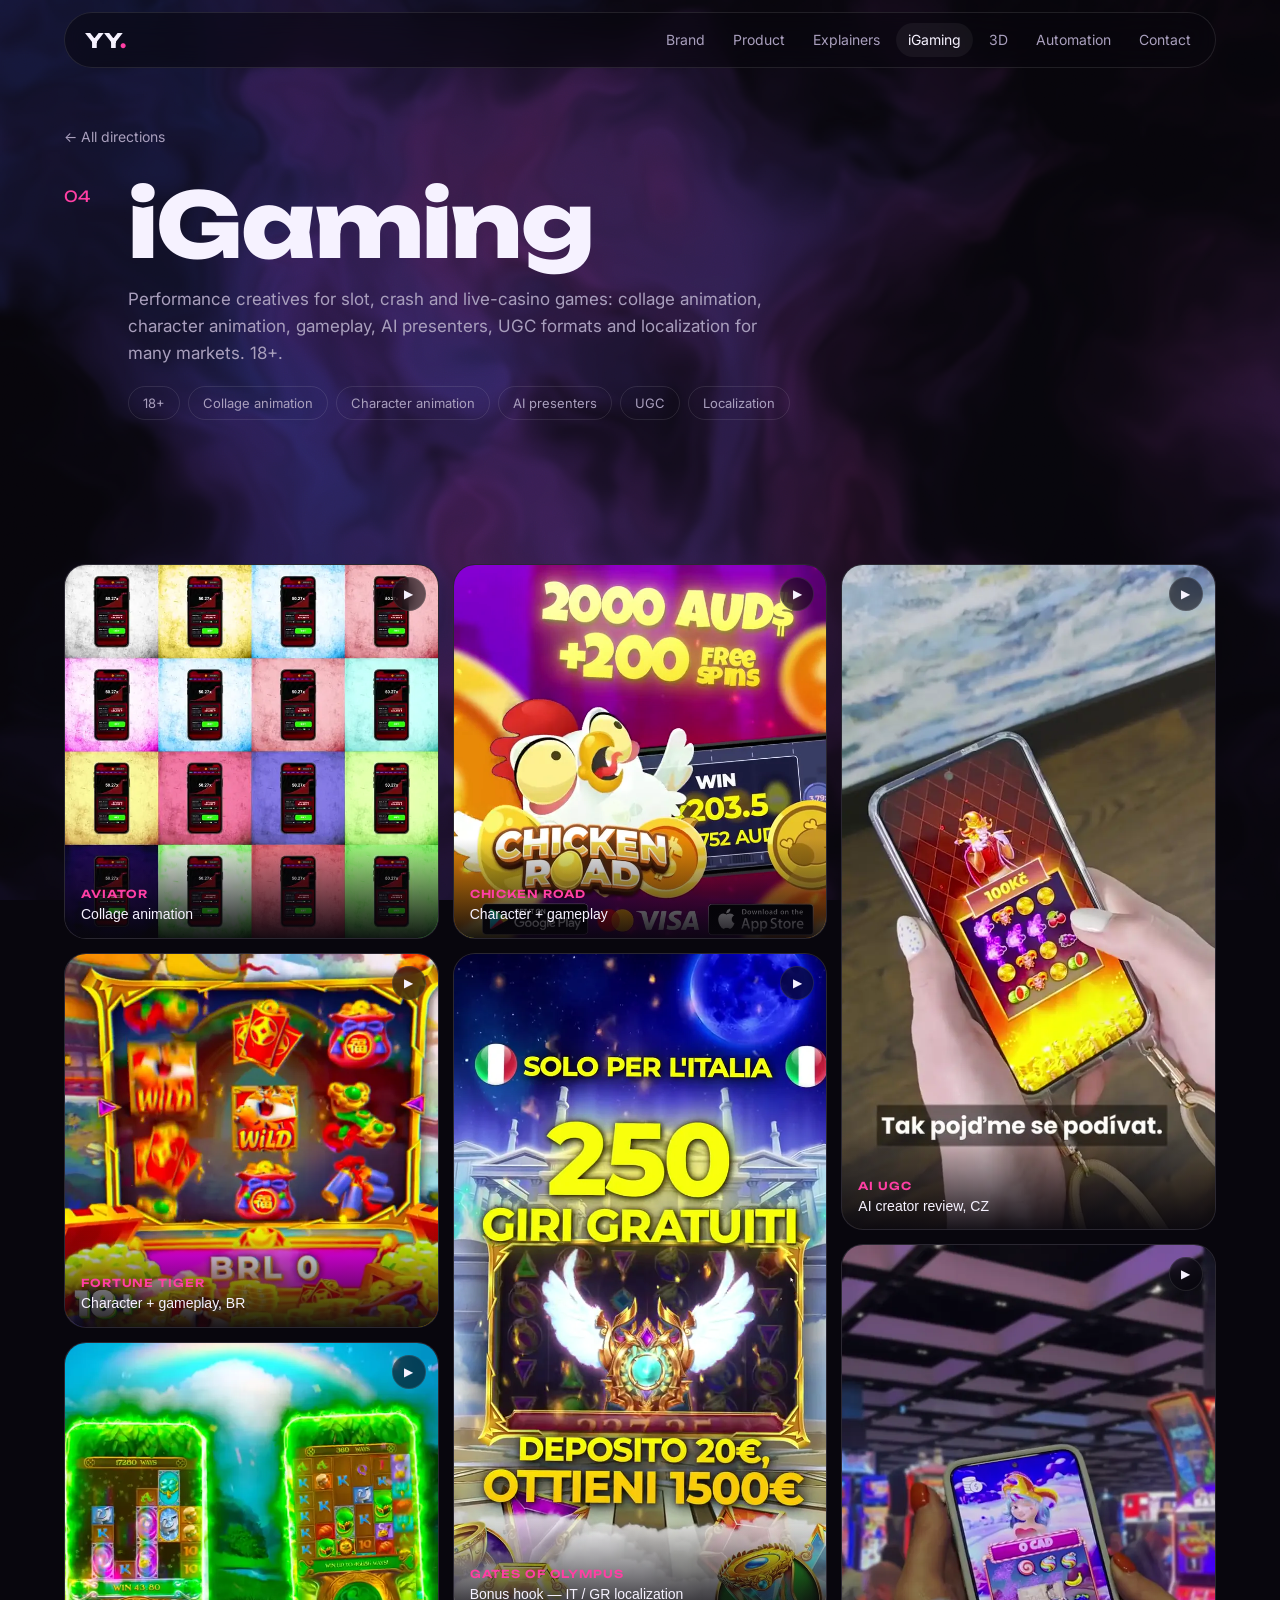
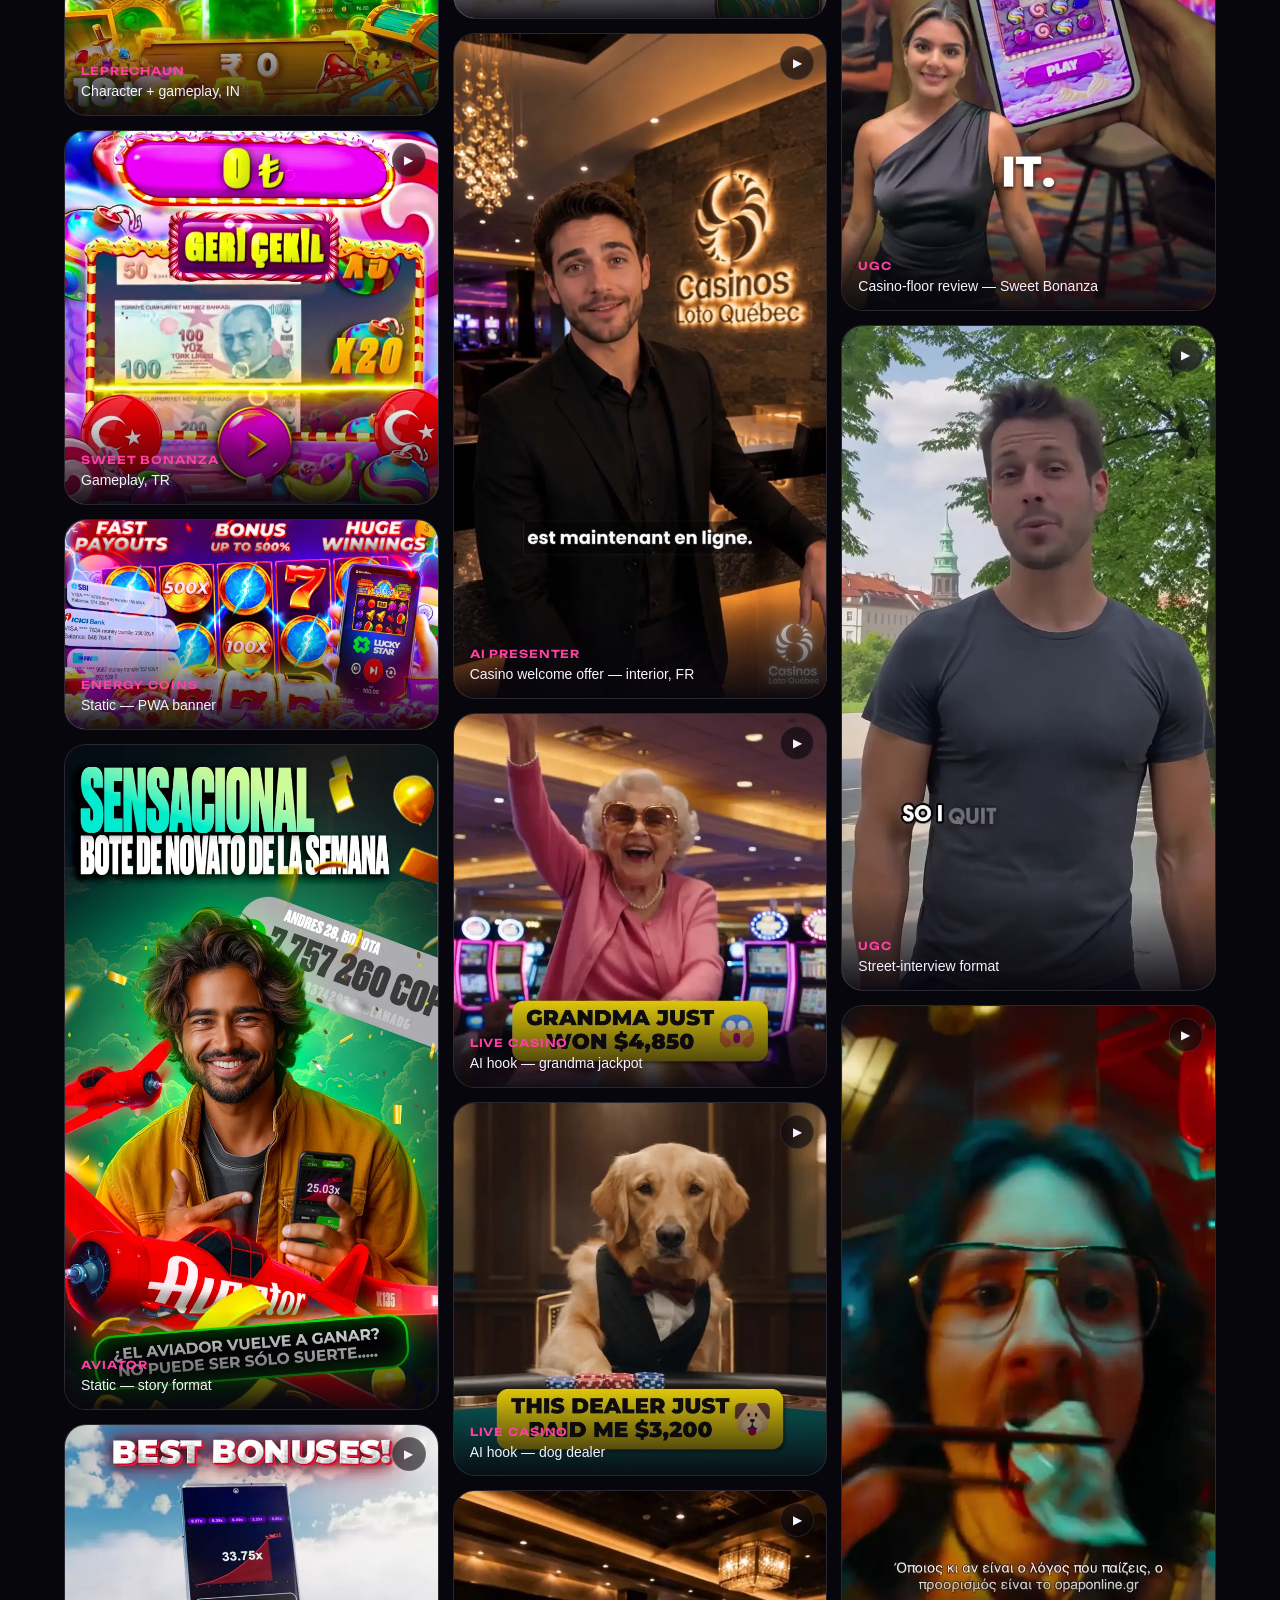
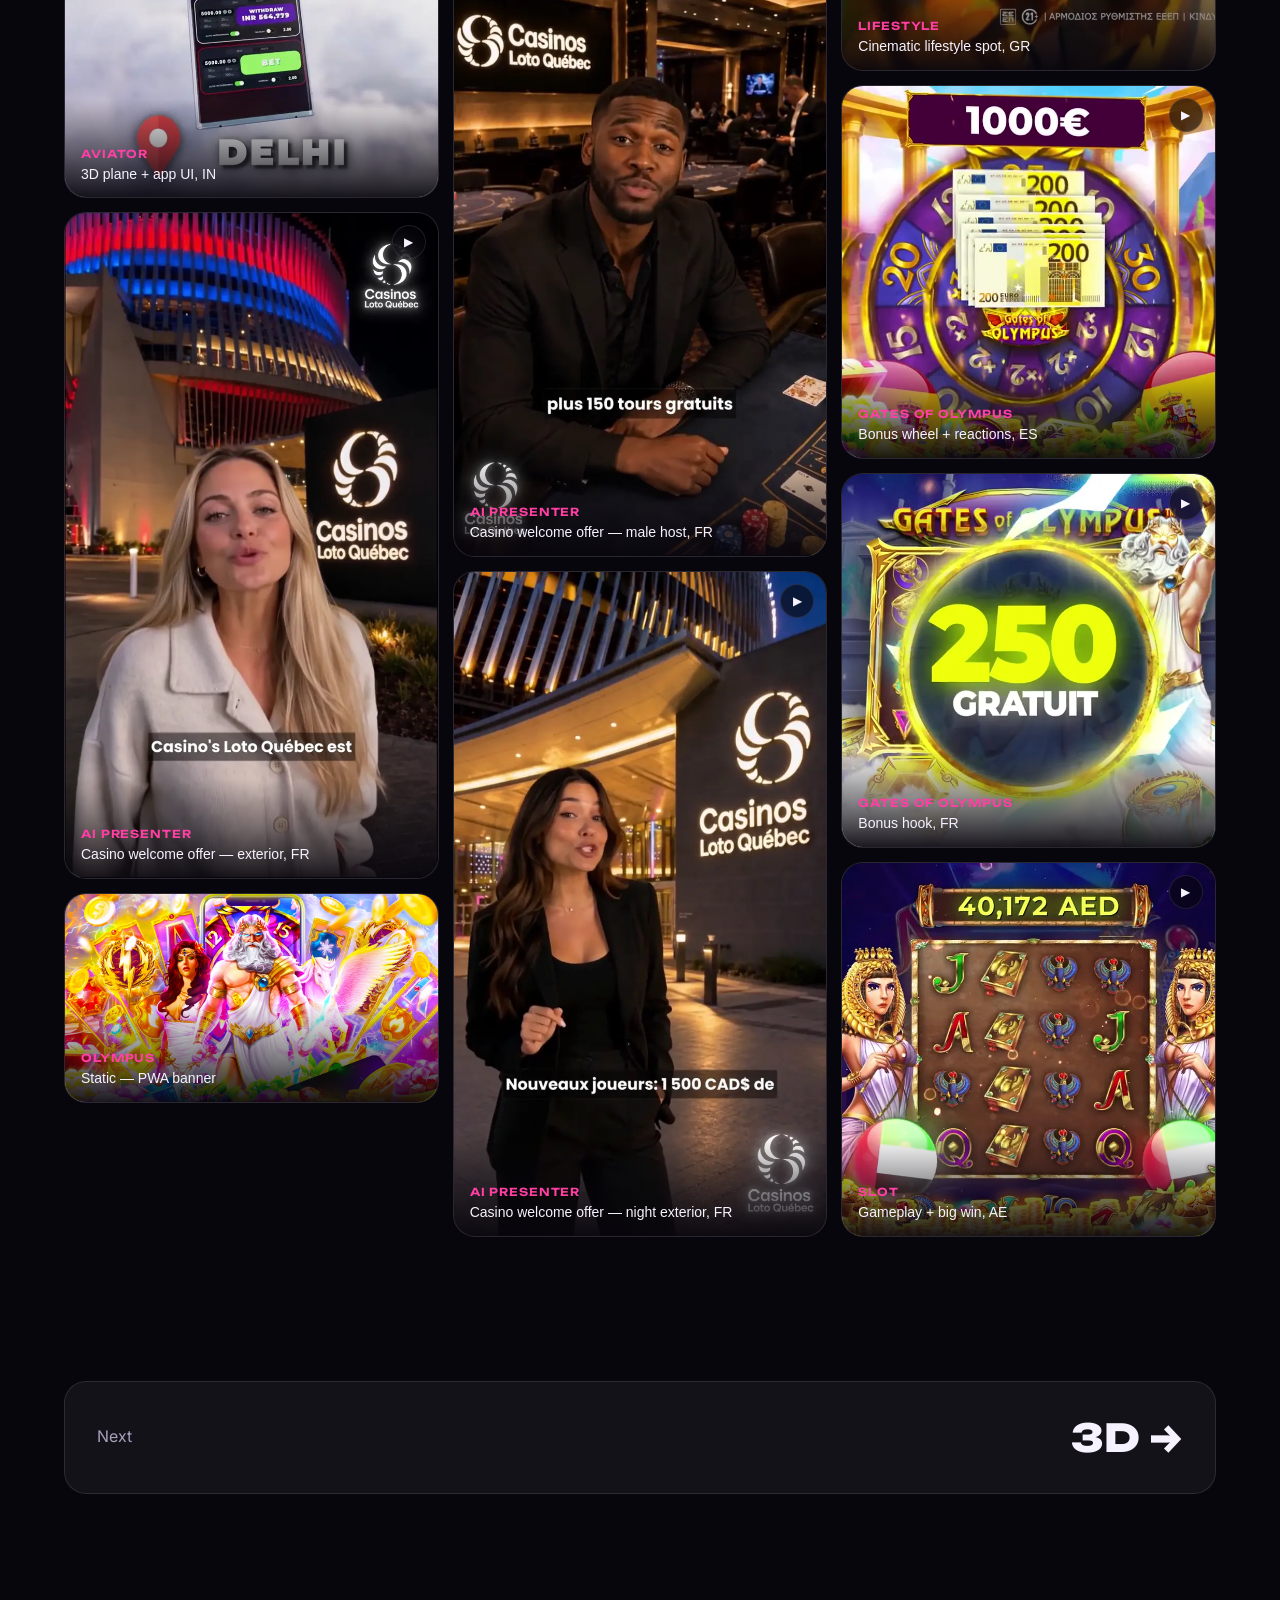
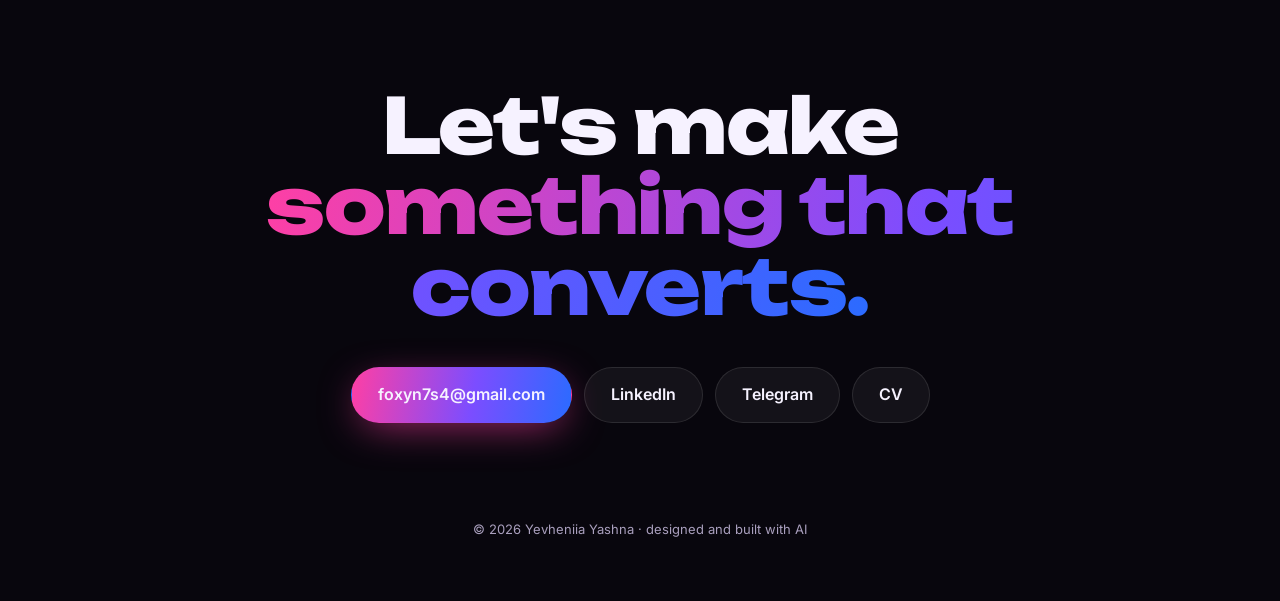
<file: igaming.html>
<!doctype html>
<html lang="en">
<head>
<meta charset="utf-8">
<meta name="viewport" content="width=device-width, initial-scale=1">
<title>iGaming — Yevheniia Yashna</title>
<meta name="description" content="iGaming: motion design work by Yevheniia Yashna.">
<meta property="og:title" content="iGaming — Yevheniia Yashna">
<meta property="og:description" content="iGaming: motion design work by Yevheniia Yashna.">
<meta property="og:image" content="https://foxyn7s4.github.io/media/og_home.jpg">
<meta property="og:image:width" content="2400">
<meta property="og:image:height" content="1254">
<meta name="twitter:card" content="summary_large_image">
<meta property="og:type" content="website">
<link rel="icon" href="favicon.ico?v=2" sizes="any">
<link rel="icon" type="image/png" sizes="32x32" href="favicon-32.png?v=2">
<link rel="apple-touch-icon" href="apple-touch-icon.png?v=2">
<meta name="theme-color" content="#08060d">
<link rel="preconnect" href="https://fonts.googleapis.com">
<link rel="preconnect" href="https://fonts.gstatic.com" crossorigin>
<link href="https://fonts.googleapis.com/css2?family=Unbounded:wght@400;600;800&family=Inter:wght@400;500;600&display=swap" rel="stylesheet">
<link rel="stylesheet" href="style.css?v=7f9f0dd8">
</head>
<body data-page="igaming">
<div class="bg" aria-hidden="true"><i></i><i></i><i></i></div>
<header class="nav"><a class="logo" href="./">YY<span>.</span></a><nav id="nav-links"></nav></header>
<main id="top">

  <section class="section page-head" id="page-head"></section>
  <section class="section"><div class="grid" id="works"></div></section>
  <nav class="section next" id="next"></nav>
</main>
<footer id="contact" class="contact">
  <h2>Let's make<br><em>something that converts.</em></h2>
  <div class="cta">
    <a class="btn primary" href="mailto:foxyn7s4@gmail.com">foxyn7s4@gmail.com</a>
    <a class="btn" href="https://www.linkedin.com/in/foxyns/" target="_blank" rel="noopener">LinkedIn</a>
    <a class="btn" href="https://t.me/NYNS777" target="_blank" rel="noopener">Telegram</a>
    <a class="btn" href="cv.pdf" download="Yevheniia_Yashna_CV.pdf">CV</a>
  </div>
  <p class="foot">© 2026 Yevheniia Yashna · designed and built with AI</p>
</footer>
<dialog id="player"><button class="close" aria-label="Close">×</button><div class="media"></div><div class="case"></div></dialog>
<script src="works.js?v=8b14a6f1"></script>
<script src="main.js?v=9e63b991"></script>
<script src="bg.js?v=5798f34a"></script>
<!-- Cloudflare Web Analytics --><script defer src="https://static.cloudflareinsights.com/beacon.min.js" data-cf-beacon='{"token": "41ac3dfa5c3a4ce5bf65f64a46b93b88"}'></script><!-- End Cloudflare Web Analytics -->
</body>
</html>
</file>
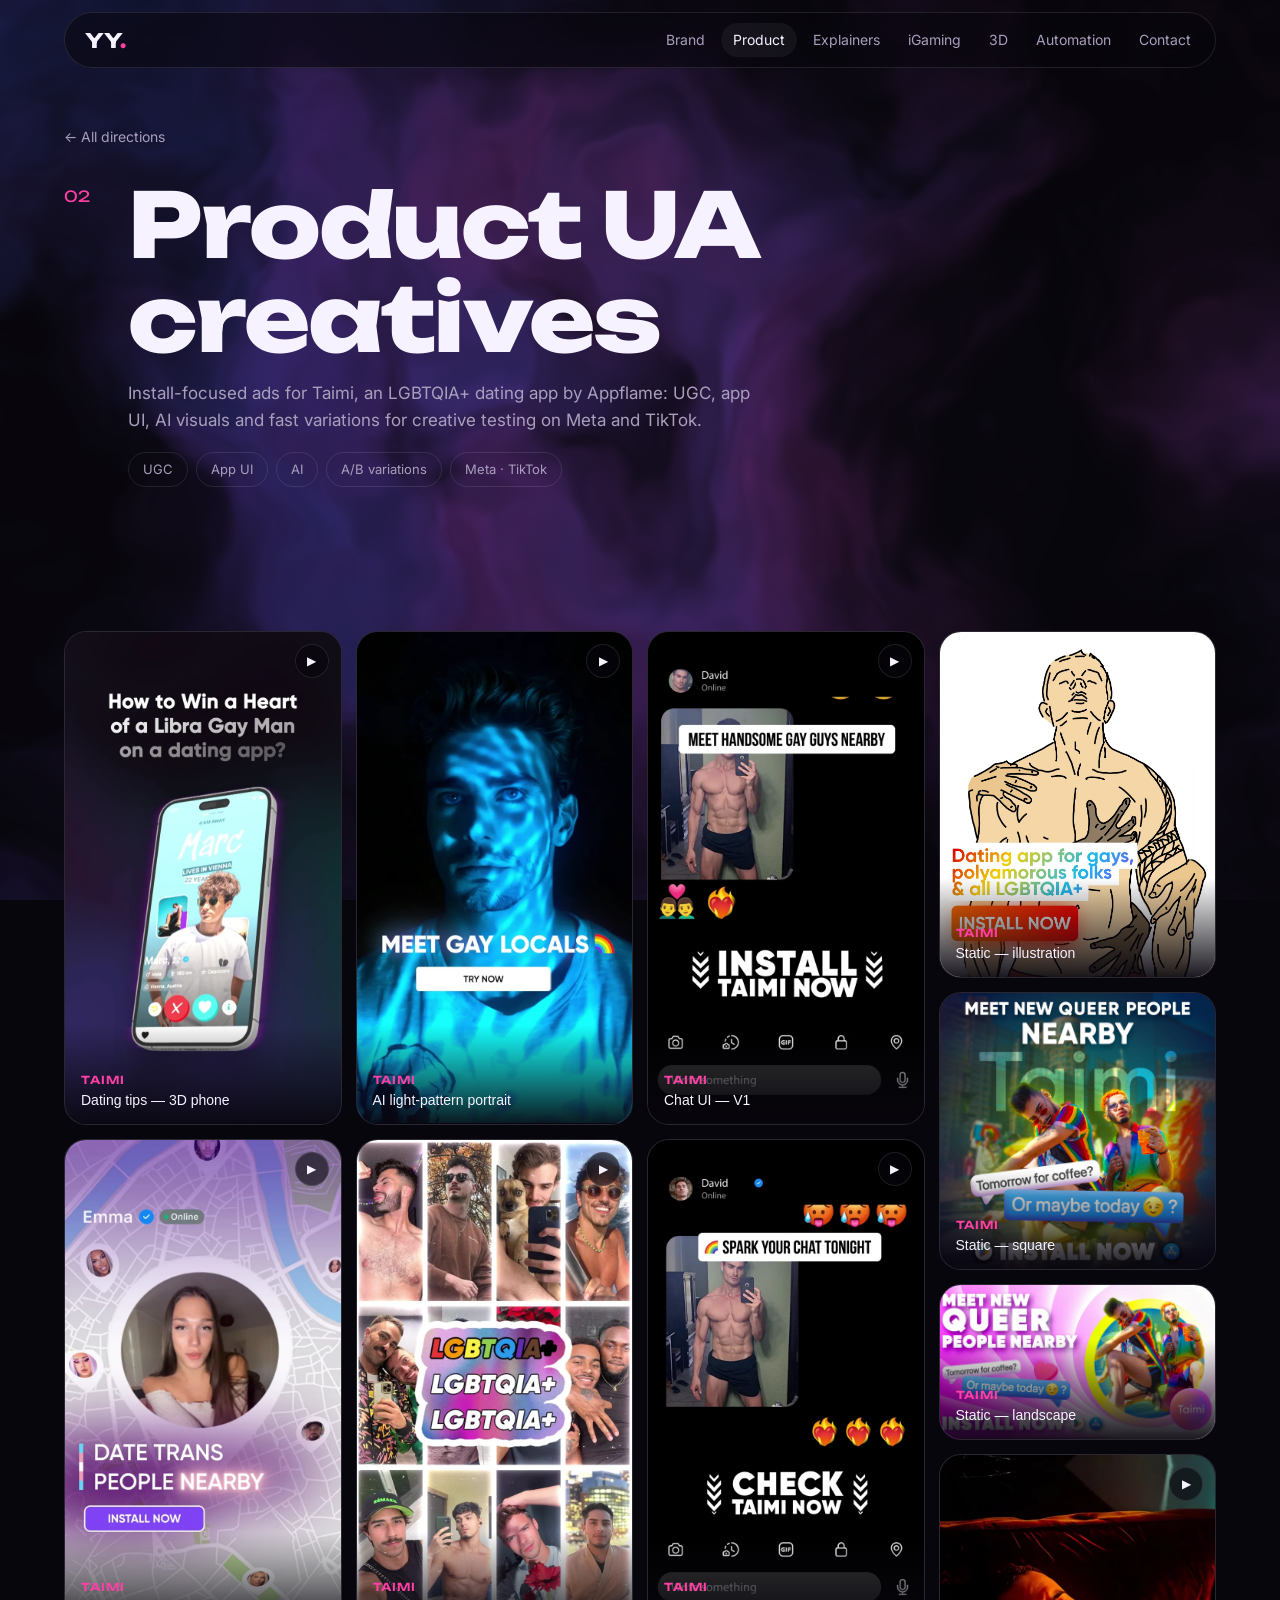
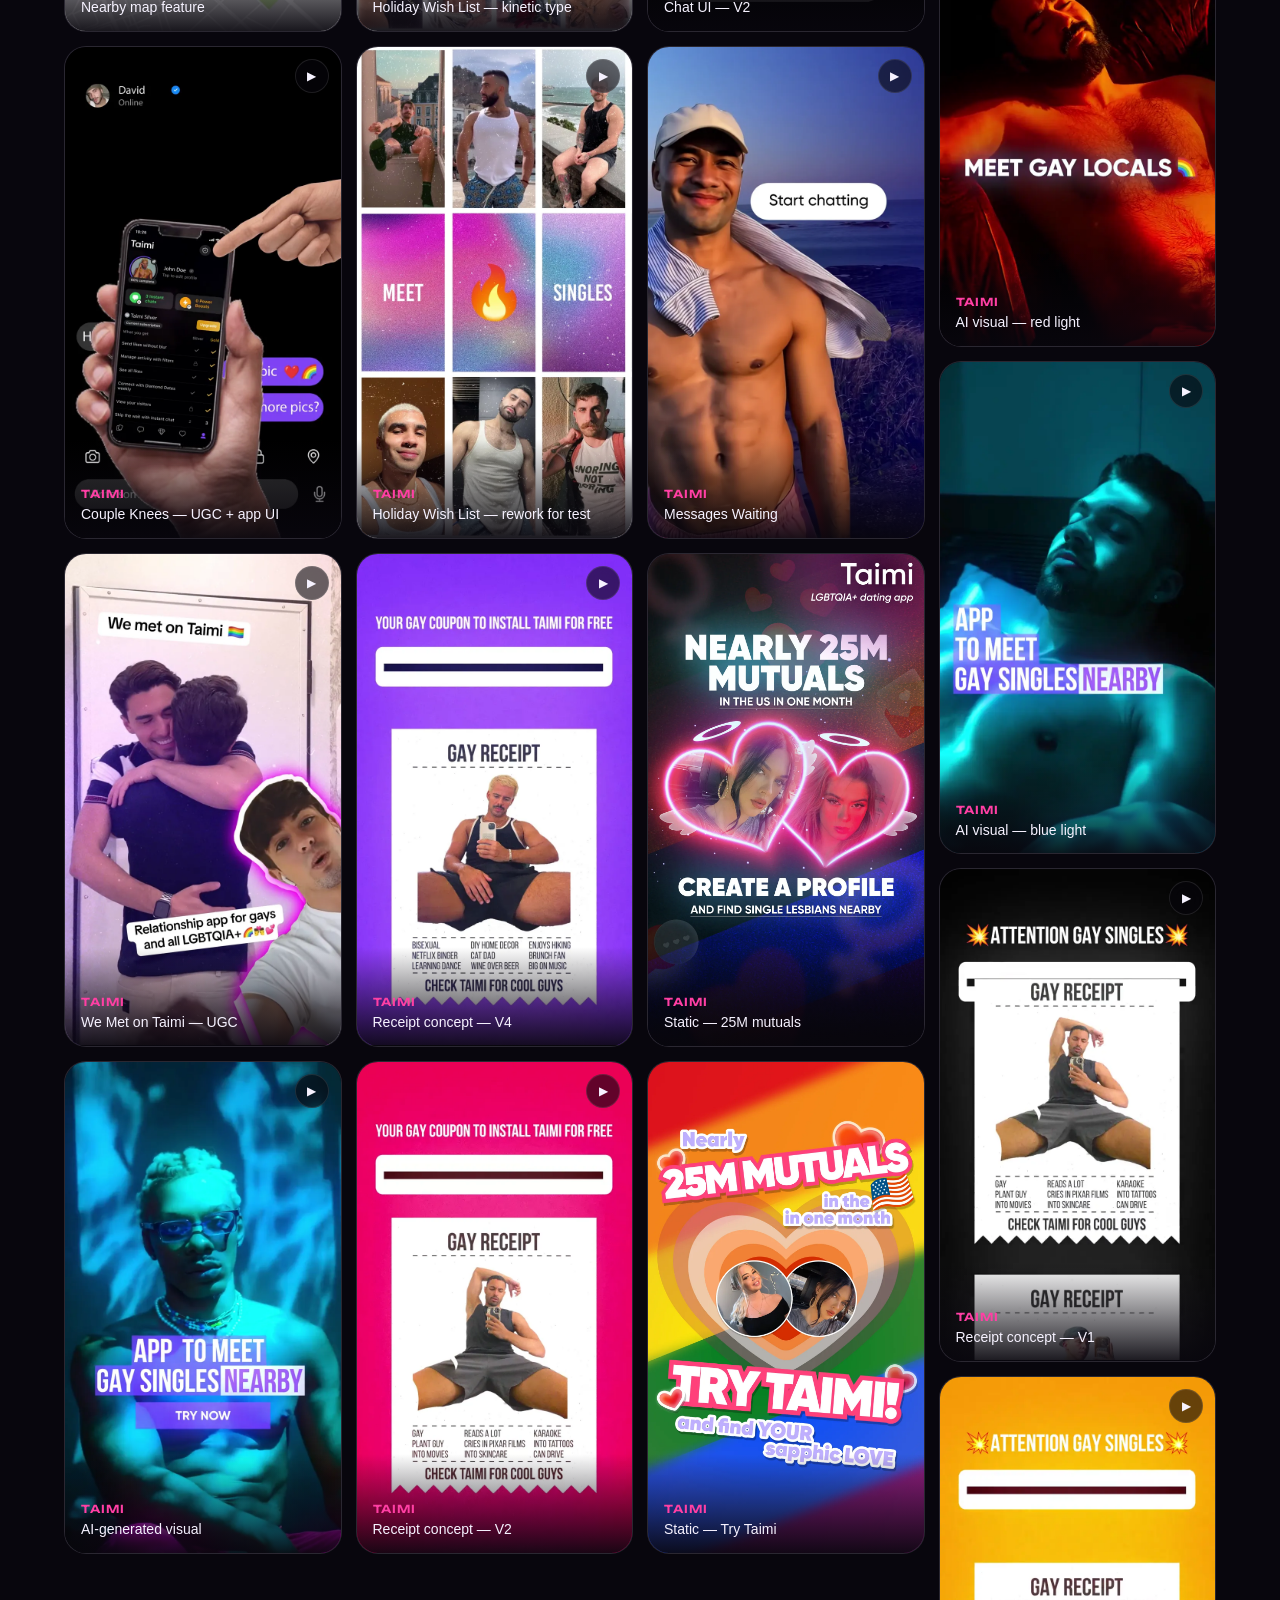
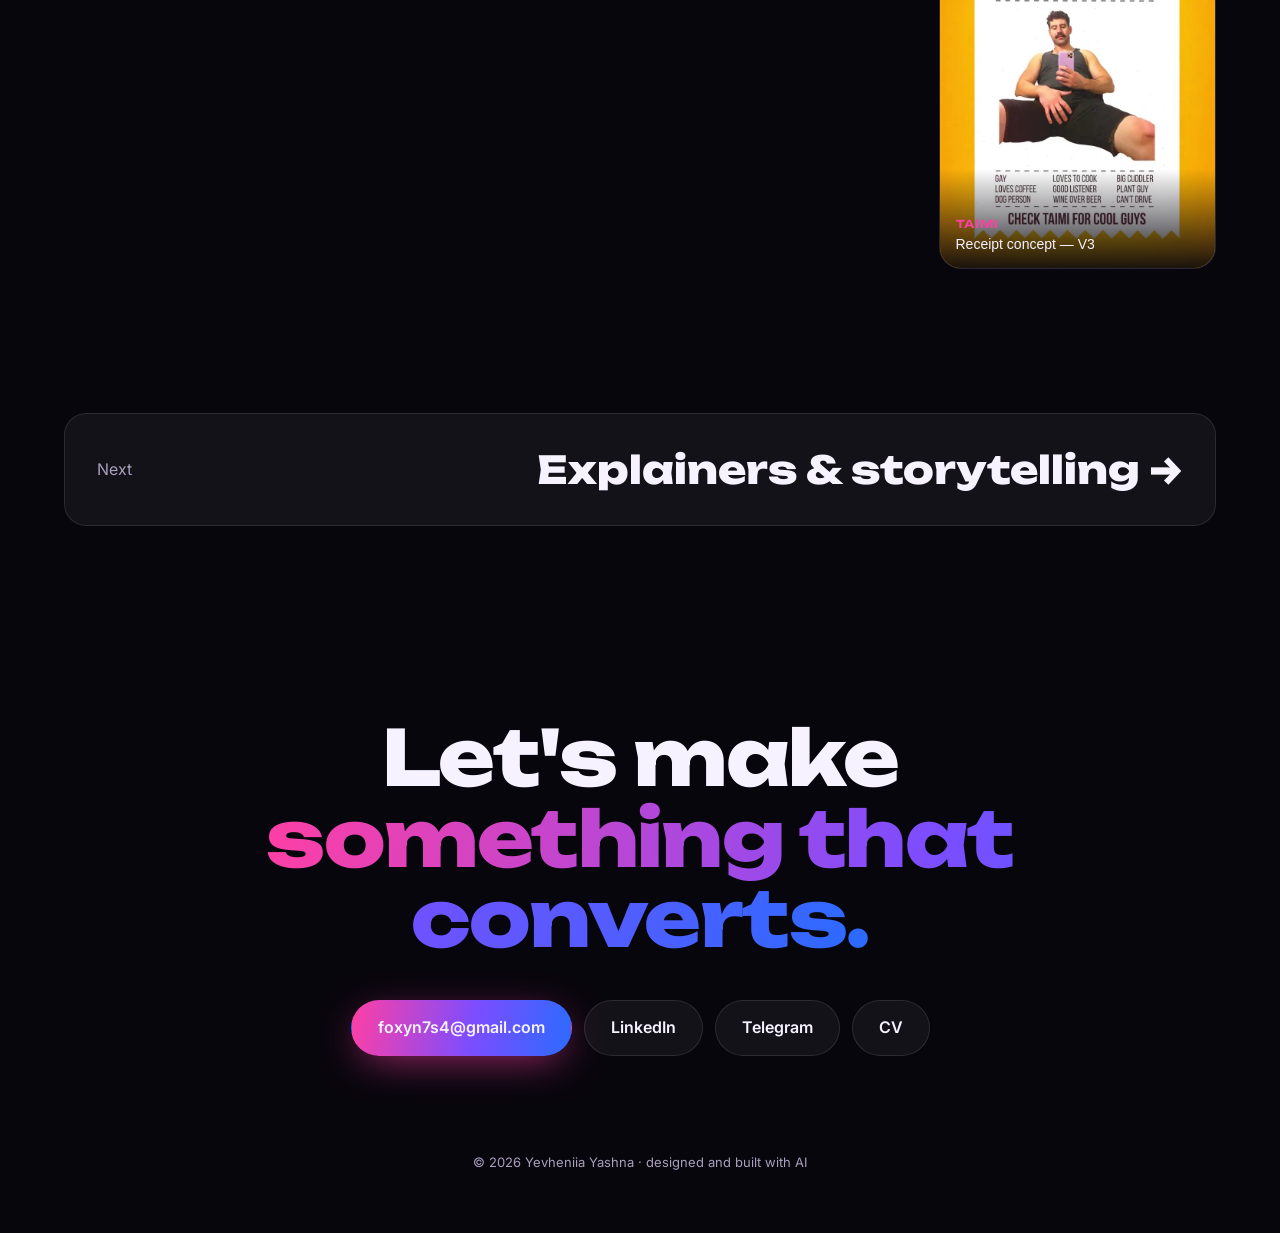
<file: product.html>
<!doctype html>
<html lang="en">
<head>
<meta charset="utf-8">
<meta name="viewport" content="width=device-width, initial-scale=1">
<title>Product UA creatives — Yevheniia Yashna</title>
<meta name="description" content="Product UA creatives: motion design work by Yevheniia Yashna.">
<meta property="og:title" content="Product UA creatives — Yevheniia Yashna">
<meta property="og:description" content="Product UA creatives: motion design work by Yevheniia Yashna.">
<meta property="og:image" content="https://foxyn7s4.github.io/media/og_home.jpg">
<meta property="og:image:width" content="2400">
<meta property="og:image:height" content="1254">
<meta name="twitter:card" content="summary_large_image">
<meta property="og:type" content="website">
<link rel="icon" href="favicon.ico?v=2" sizes="any">
<link rel="icon" type="image/png" sizes="32x32" href="favicon-32.png?v=2">
<link rel="apple-touch-icon" href="apple-touch-icon.png?v=2">
<meta name="theme-color" content="#08060d">
<link rel="preconnect" href="https://fonts.googleapis.com">
<link rel="preconnect" href="https://fonts.gstatic.com" crossorigin>
<link href="https://fonts.googleapis.com/css2?family=Unbounded:wght@400;600;800&family=Inter:wght@400;500;600&display=swap" rel="stylesheet">
<link rel="stylesheet" href="style.css?v=7f9f0dd8">
</head>
<body data-page="product">
<div class="bg" aria-hidden="true"><i></i><i></i><i></i></div>
<header class="nav"><a class="logo" href="./">YY<span>.</span></a><nav id="nav-links"></nav></header>
<main id="top">

  <section class="section page-head" id="page-head"></section>
  <section class="section"><div class="grid" id="works"></div></section>
  <nav class="section next" id="next"></nav>
</main>
<footer id="contact" class="contact">
  <h2>Let's make<br><em>something that converts.</em></h2>
  <div class="cta">
    <a class="btn primary" href="mailto:foxyn7s4@gmail.com">foxyn7s4@gmail.com</a>
    <a class="btn" href="https://www.linkedin.com/in/foxyns/" target="_blank" rel="noopener">LinkedIn</a>
    <a class="btn" href="https://t.me/NYNS777" target="_blank" rel="noopener">Telegram</a>
    <a class="btn" href="cv.pdf" download="Yevheniia_Yashna_CV.pdf">CV</a>
  </div>
  <p class="foot">© 2026 Yevheniia Yashna · designed and built with AI</p>
</footer>
<dialog id="player"><button class="close" aria-label="Close">×</button><div class="media"></div><div class="case"></div></dialog>
<script src="works.js?v=8b14a6f1"></script>
<script src="main.js?v=9e63b991"></script>
<script src="bg.js?v=5798f34a"></script>
<!-- Cloudflare Web Analytics --><script defer src="https://static.cloudflareinsights.com/beacon.min.js" data-cf-beacon='{"token": "41ac3dfa5c3a4ce5bf65f64a46b93b88"}'></script><!-- End Cloudflare Web Analytics -->
</body>
</html>
</file>
<file: style.css>
:root {
  --bg: #08060d;
  --surface: rgba(255, 255, 255, .05);
  --line: rgba(255, 255, 255, .1);
  --text: #f6f2ff;
  --muted: #a99fbd;
  --pink: #ff3fa4;
  --violet: #7c4dff;
  --blue: #2b6bff;
  --grad: linear-gradient(100deg, var(--pink), var(--violet) 55%, var(--blue));
  --radius: 22px;
  --pad: clamp(16px, 5vw, 72px);
}

* { box-sizing: border-box; }
html { scroll-behavior: smooth; }
body {
  margin: 0; background: var(--bg); color: var(--text);
  font: 16px/1.6 Inter, system-ui, sans-serif; overflow-x: hidden;
}
a { color: inherit; }
h1, h2, h3 { font-family: Unbounded, Inter, sans-serif; line-height: 1.05; margin: 0; letter-spacing: -.02em; }
em { font-style: normal; background: var(--grad); -webkit-background-clip: text; background-clip: text; color: transparent; }

/* Ambient gradient blobs + grain */
.bg { position: fixed; inset: 0; z-index: -1; overflow: hidden; }
.bg i { position: absolute; width: 60vmax; height: 60vmax; border-radius: 50%; filter: blur(120px); opacity: .35; animation: drift 24s ease-in-out infinite alternate; }
.bg i:nth-child(1) { background: var(--pink); top: -25vmax; left: -15vmax; }
.bg i:nth-child(2) { background: var(--violet); top: 20vh; right: -25vmax; animation-delay: -8s; }
.bg i:nth-child(3) { background: var(--blue); bottom: -30vmax; left: 20vw; opacity: .25; animation-delay: -16s; }
.bg::after {
  content: ""; position: absolute; inset: 0; opacity: .08; mix-blend-mode: overlay;
  background-image: url("data:image/svg+xml,%3Csvg xmlns='http://www.w3.org/2000/svg' width='160' height='160'%3E%3Cfilter id='n'%3E%3CfeTurbulence type='fractalNoise' baseFrequency='.9' numOctaves='3'/%3E%3C/filter%3E%3Crect width='100%25' height='100%25' filter='url(%23n)'/%3E%3C/svg%3E");
}
@keyframes drift { to { transform: translate(8vw, 6vh) scale(1.15); } }
.bgfx { position: absolute; inset: 0; width: 100%; height: 100%; display: block; }
.bg[data-fx="liquid"] i { display: none; }
/* Calm variants: no moving shapes, only light and texture */
.bg[data-fx="clean"] i, .bg[data-fx="spot"] i, .bg[data-fx="grid"] i, .bg[data-fx="grain"] i, .bg[data-fx="fade"] i { display: none; }
.bg[data-fx="clean"], .bg[data-fx="spot"], .bg[data-fx="grid"] { background: radial-gradient(90vw 55vh at 50% -12%, rgba(124, 77, 255, .16), transparent 70%); }
.bg[data-fx="spot"]::before { content: ""; position: absolute; inset: 0; background: radial-gradient(520px circle at var(--mx, 50%) var(--my, -30%), rgba(255, 63, 164, .07), transparent 70%); }
.bg[data-fx="grid"]::before {
  content: ""; position: absolute; inset: 0;
  background-image: linear-gradient(rgba(255, 255, 255, .035) 1px, transparent 1px), linear-gradient(90deg, rgba(255, 255, 255, .035) 1px, transparent 1px);
  background-size: 64px 64px;
  -webkit-mask-image: radial-gradient(ellipse 70% 60% at 50% 20%, #000 25%, transparent 75%); mask-image: radial-gradient(ellipse 70% 60% at 50% 20%, #000 25%, transparent 75%);
}
.bg[data-fx="grain"] { background: radial-gradient(70vw 45vh at 15% -5%, rgba(255, 63, 164, .07), transparent 70%), radial-gradient(70vw 45vh at 90% 5%, rgba(43, 107, 255, .07), transparent 70%); }
.bg[data-fx="grain"]::after { opacity: .16; }
.bg[data-fx="calm"] i { opacity: .13; filter: blur(150px) saturate(.6); animation-duration: 48s; }
.bg[data-fx="fade"] { background: linear-gradient(180deg, #1a1030 0%, #0e0a19 40%, #08060d 100%); }

/* Nav */
.nav {
  position: sticky; top: 12px; z-index: 20; margin: 12px var(--pad) 0;
  display: flex; justify-content: space-between; align-items: center; gap: 16px;
  padding: 10px 12px 10px 20px; border: 1px solid var(--line); border-radius: 999px;
  background: rgba(8, 6, 13, .55); backdrop-filter: blur(16px);
}
.logo { font: 800 20px Unbounded; text-decoration: none; }
.logo span { color: var(--pink); }
.burger { display: none; flex-direction: column; justify-content: center; gap: 6px; width: 40px; height: 40px; padding: 0 10px; border: 1px solid var(--line); border-radius: 50%; background: var(--surface); cursor: pointer; }
.burger i { display: block; height: 2px; border-radius: 2px; background: var(--text); transition: transform .25s; }
.nav.open .burger i:first-child { transform: translateY(4px) rotate(45deg); }
.nav.open .burger i:last-child { transform: translateY(-4px) rotate(-45deg); }
.nav nav { display: flex; gap: 4px; overflow-x: auto; scrollbar-width: none; }
.nav nav a { text-decoration: none; color: var(--muted); font-size: 14px; padding: 6px 12px; border-radius: 999px; white-space: nowrap; }
.nav nav a:hover { color: var(--text); background: var(--surface); }

/* Hero */
.hero {
  display: grid; grid-template-columns: 1.15fr 1fr; gap: 40px; align-items: center;
  min-height: calc(100vh - 80px); padding: 40px var(--pad); max-width: 1360px; margin: 0 auto;
}
.dot { width: 8px; height: 8px; border-radius: 50%; background: #3ef08a; box-shadow: 0 0 12px #3ef08a; }
.me-row { display: flex; align-items: center; gap: 18px; margin: 0 0 28px; }
.me-row .me { width: 96px; height: 96px; border-radius: 50%; object-fit: cover; padding: 3px; background: var(--grad); flex: none; }
.me-row strong { display: block; font-size: 19px; font-weight: 600; color: var(--text); }
.me-row .avail { display: inline-flex; align-items: center; gap: 8px; margin-top: 6px; font-size: 14px; color: var(--muted); }
h1 { font-size: clamp(48px, 8.5vw, 128px); font-weight: 800; }
.lead { font-size: clamp(16px, 1.4vw, 19px); color: var(--muted); max-width: 520px; margin: 28px 0 0; }
.lead b { color: var(--text); font-weight: 600; }

.hero-fan {
  position: relative; height: min(640px, 70vh);
  transform: perspective(1400px) rotateX(var(--rx, 0deg)) rotateY(var(--ry, 0deg)); transition: transform .4s ease-out;
}
.hero-fan video {
  position: absolute; top: 50%; left: 50%; width: 42%; aspect-ratio: 9 / 16; object-fit: cover;
  border-radius: var(--radius); border: 1px solid var(--line);
  box-shadow: 0 40px 80px -30px rgba(0, 0, 0, .8);
  transition: transform .6s cubic-bezier(.2, .8, .2, 1), opacity .4s, filter .4s, box-shadow .4s;
}
.hero-fan video:nth-child(1) { transform: translate(-115%, -46%) rotate(-9deg); opacity: .85; }
.hero-fan video:nth-child(2) { transform: translate(-50%, -52%); z-index: 2; box-shadow: 0 40px 120px -20px rgba(255, 63, 164, .55); }
.hero-fan video:nth-child(3) { transform: translate(15%, -46%) rotate(9deg); opacity: .85; }
/* Mouse over the fan: the cards spread out and the one under the cursor comes forward */
@media (hover: hover) and (pointer: fine) {
  .hero-fan:hover video:nth-child(1) { transform: translate(-135%, -44%) rotate(-15deg); }
  .hero-fan:hover video:nth-child(2) { transform: translate(-50%, -55%) scale(1.04); }
  .hero-fan:hover video:nth-child(3) { transform: translate(35%, -44%) rotate(15deg); }
  .hero-fan video:hover { z-index: 3; opacity: 1; box-shadow: 0 40px 120px -20px rgba(124, 77, 255, .65); }
  .hero-fan video:nth-child(1):hover { transform: translate(-125%, -52%) rotate(-5deg) scale(1.1); }
  .hero-fan video:nth-child(2):hover { transform: translate(-50%, -57%) scale(1.1); box-shadow: 0 40px 120px -20px rgba(255, 63, 164, .75); }
  .hero-fan video:nth-child(3):hover { transform: translate(25%, -52%) rotate(5deg) scale(1.1); }
  .hero-fan:has(video:hover) video:not(:hover) { opacity: .55; filter: saturate(.7) brightness(.8); }
}

.cta { display: flex; flex-wrap: wrap; gap: 12px; margin-top: 36px; }
.btn {
  padding: 14px 26px; border-radius: 999px; text-decoration: none; font-weight: 600;
  border: 1px solid var(--line); background: var(--surface); transition: transform .2s, box-shadow .2s;
}
.btn:hover { transform: translateY(-2px); }
.btn.primary { background: var(--grad); border-color: transparent; box-shadow: 0 10px 40px -10px rgba(255, 63, 164, .7); }

/* Marquee */
.marquee { border-block: 1px solid var(--line); overflow: hidden; padding: 22px 0; margin: 20px 0 40px; }
.track { display: flex; gap: 64px; width: max-content; animation: scroll 30s linear infinite; }
.track span { font: 600 clamp(20px, 2.4vw, 32px) Unbounded; color: transparent; -webkit-text-stroke: 1px rgba(255, 255, 255, .35); white-space: nowrap; }
@keyframes scroll { to { transform: translateX(-50%); } }

/* Sections */
.section { padding: 72px var(--pad); max-width: 1360px; margin: 0 auto; opacity: 0; transform: translateY(30px); transition: opacity .8s, transform .8s; }
.section.in, .contact.in { opacity: 1; transform: none; }
.sec-head { display: flex; gap: clamp(16px, 3vw, 40px); align-items: flex-start; margin-bottom: 36px; }
.num { font: 400 clamp(14px, 1.2vw, 16px) Unbounded; color: var(--pink); padding-top: .6em; }
h2 { font-size: clamp(32px, 5vw, 64px); font-weight: 800; }
.sec-lead { color: var(--muted); max-width: 640px; margin: 14px 0 0; font-size: 17px; }
.tags, .chips { list-style: none; padding: 0; margin: 18px 0 0; display: flex; flex-wrap: wrap; gap: 8px; }
.tags li, .chips li { padding: 6px 14px; border: 1px solid var(--line); border-radius: 999px; font-size: 13px; color: var(--muted); }

/* Work grid: masonry columns so mixed formats sit without gaps */
.grid { columns: 4 240px; column-gap: 14px; }
.grid.wide { columns: 3 300px; }
.grid.cols3 { columns: 3 260px; }
.grid > .card { width: 100%; margin: 0 0 14px; break-inside: avoid; display: block; }
.card {
  position: relative; padding: 0; border: 1px solid var(--line); cursor: pointer; text-align: left;
  border-radius: var(--radius); overflow: hidden; background: #120e1a; color: var(--text);
  transition: transform .35s, box-shadow .35s, border-color .35s;
}
.card.v { aspect-ratio: 9 / 16; }
.card.p { aspect-ratio: 4 / 5; }
.card.s { aspect-ratio: 1; }
.card.h { aspect-ratio: 16 / 9; }
.card:hover { transform: translateY(-4px); border-color: rgba(255, 63, 164, .5); box-shadow: 0 24px 60px -20px rgba(255, 63, 164, .45); }
.card video, .card img { width: 100%; height: 100%; object-fit: cover; display: block; transition: transform .6s; }
.card:hover video, .card:hover img { transform: scale(1.05); }
.label {
  position: absolute; inset: auto 0 0 0; padding: 48px 16px 14px;
  background: linear-gradient(transparent, rgba(8, 6, 13, .92)); font-size: 14px; line-height: 1.35;
}
.label b { display: block; font: 600 11px Unbounded; text-transform: uppercase; letter-spacing: .08em; color: var(--pink); margin-bottom: 4px; }
.play {
  position: absolute; top: 12px; right: 12px; width: 34px; height: 34px; border-radius: 50%;
  display: grid; place-items: center; font-size: 12px; background: rgba(8, 6, 13, .6); backdrop-filter: blur(8px);
  border: 1px solid var(--line);
}

/* Direction cards (home) */
.dirs { display: grid; grid-template-columns: repeat(3, 1fr); gap: 14px; }
.dir {
  position: relative; display: block; aspect-ratio: 4 / 5; border-radius: var(--radius); overflow: hidden;
  border: 1px solid var(--line); text-decoration: none; background: #120e1a; transition: transform .35s, border-color .35s;
}
.dir:hover { transform: translateY(-4px); border-color: rgba(255, 63, 164, .5); }
.dir video { width: 100%; height: 100%; object-fit: cover; display: block; opacity: .9; transition: opacity .4s, transform .6s; }
.dir:hover video { opacity: 1; transform: scale(1.05); }
.dir-body {
  position: absolute; inset: auto 0 0 0; padding: 60px 22px 22px; display: flex; flex-direction: column; gap: 6px;
  background: linear-gradient(transparent, rgba(8, 6, 13, .95));
}
.dir-body strong { font: 800 clamp(20px, 2.2vw, 30px) Unbounded; line-height: 1.1; }
.dir-body .num { padding: 0; }
.count { color: var(--muted); font-size: 14px; }
.dir-auto { background: #0c0a14; }
.tl { position: absolute; inset: 0; padding: 9% 7% 0; font-size: 13px; color: var(--muted); }
.tl-dots { display: flex; gap: 7px; margin-bottom: 7%; }
.tl-dots i { width: 9px; height: 9px; border-radius: 50%; background: #ff5f57; }
.tl-dots i:nth-child(2) { background: #febc2e; } .tl-dots i:nth-child(3) { background: #28c840; }
.tl-row { display: flex; align-items: center; gap: 10px; height: 8.5%; border-bottom: 1px solid rgba(255, 255, 255, .05); }
.tl-name { width: 28%; white-space: nowrap; overflow: hidden; }
.tl-track { position: relative; flex: 1; height: 11px; }
.tl-bar { position: absolute; top: 0; height: 11px; border-radius: 6px; background: var(--grad); opacity: .85; }
.tl .kf { position: absolute; top: 0; width: 10px; height: 10px; margin-left: -5px; background: #ffd84a; transform: rotate(45deg); }
.tl-head { position: absolute; left: 50%; top: 16%; height: 50%; width: 2px; background: var(--pink); box-shadow: 0 0 10px var(--pink); }
.dir-auto:hover .tl-head { animation: tl-play 3s linear infinite; }
@keyframes tl-play { from { left: 37%; } to { left: 93%; } }
.dir-auto .dir-body { inset: 0; justify-content: flex-end; background: none; }

/* Direction page header */
.page-head { padding-top: 56px; }
.back { color: var(--muted); text-decoration: none; font-size: 14px; }
.back:hover { color: var(--text); }
.ph-row { display: flex; gap: clamp(16px, 3vw, 40px); margin-top: 28px; }
.ph-title { font-size: clamp(40px, 7vw, 96px); font-weight: 800; }
.next a {
  display: flex; justify-content: space-between; align-items: center; gap: 16px; text-decoration: none;
  padding: 32px; border: 1px solid var(--line); border-radius: var(--radius); background: var(--surface);
}
.next a:hover { border-color: rgba(255, 63, 164, .5); }
.next span { color: var(--muted); }
.next strong { font: 800 clamp(22px, 3vw, 40px) Unbounded; }
.nav nav a.active { color: var(--text); background: var(--surface); }

/* Automation */
.tools { display: grid; grid-template-columns: repeat(3, 1fr); gap: 14px; }
.tools article { border: 1px solid var(--line); background: var(--surface); border-radius: var(--radius); padding: 28px; }
.tool-ico { display: grid; place-items: center; width: 48px; height: 48px; border-radius: 14px; background: var(--grad); font: 600 18px Unbounded; margin-bottom: 22px; }
.tools h3 { font-size: 20px; margin-bottom: 10px; }
.tools p { color: var(--muted); margin: 0; }

/* Experience + tools */
.two-col { display: grid; grid-template-columns: 1.2fr 1fr; gap: 48px; }
.timeline { list-style: none; padding: 0; margin: 0; }
.timeline li { padding: 16px 0; border-bottom: 1px solid var(--line); font-size: 17px; }
.timeline span { display: block; color: var(--muted); font-size: 13px; font-family: Unbounded; margin-bottom: 4px; }
.timeline p { margin: 6px 0 0; color: var(--muted); font-size: 15px; }
.timeline a { text-decoration-color: var(--pink); }
.tool-group { font: 600 12px Unbounded; text-transform: uppercase; letter-spacing: .08em; color: var(--muted); margin: 22px 0 0; }
.tool-group:first-of-type { margin-top: 0; }
.chips { margin-top: 10px; }
.tools p a { color: var(--pink); }
.chips li { color: var(--text); font-size: 14px; padding: 8px 16px; }

/* Contact */
.contact { text-align: center; padding: 120px var(--pad) 48px; opacity: 0; transition: opacity .8s; }
.contact h2 { font-size: clamp(36px, 6vw, 84px); }
.contact .cta { justify-content: center; margin-top: 40px; }
.foot { color: var(--muted); font-size: 13px; margin-top: 96px; }

/* Player */
dialog {
  border: 1px solid var(--line); padding: 0; background: #120e1a; color: var(--text);
  border-radius: var(--radius); max-width: min(94vw, 960px); max-height: 94vh; overflow: auto;
}
dialog::backdrop { background: rgba(4, 2, 8, .85); backdrop-filter: blur(6px); }
dialog .media video, dialog .media img { display: block; width: 100%; max-height: 78vh; object-fit: contain; background: #000; }
dialog .case { padding: 20px 24px 24px; }
dialog .case h3 { font-size: 18px; }
dialog .case h3 span { color: var(--pink); margin-right: 6px; }
dialog .case p { margin: 8px 0 0; color: var(--muted); }
dialog .case b { color: var(--text); margin-right: 6px; }
.close {
  position: absolute; top: 10px; right: 10px; z-index: 1; width: 40px; height: 40px; border-radius: 50%;
  background: rgba(0, 0, 0, .6); color: #fff; border: 1px solid var(--line); font-size: 22px; cursor: pointer;
}

@media (max-width: 1000px) {
  .tools { grid-template-columns: 1fr; }
  .dirs { grid-template-columns: repeat(2, 1fr); }
  .two-col { grid-template-columns: 1fr; }
}
@media (max-width: 760px) {
  .nav { margin-inline: 12px; }
  .nav nav a:nth-child(n+4) { display: none; }
  /* Phone burger menu */
  .nav-burger .nav nav { display: none; }
  .nav-burger .nav nav a:nth-child(n+4) { display: block; }
  .nav-burger .nav.open nav {
    display: flex; flex-direction: column; gap: 2px; position: absolute; top: calc(100% + 8px); left: 0; right: 0;
    padding: 10px; border: 1px solid var(--line); border-radius: 22px; background: rgba(12, 10, 20, .96); backdrop-filter: blur(16px);
  }
  .nav-burger .nav.open nav a { font-size: 17px; padding: 12px 16px; border-radius: 14px; }
  .nav-burger .burger { display: flex; }
  .hero { grid-template-columns: 1fr; min-height: auto; padding-top: 48px; }
  .hero-fan { height: 400px; }
  .grid, .grid.cols3 { columns: 2; column-gap: 10px; }
  .grid > .card { margin-bottom: 10px; }
  .dirs { grid-template-columns: 1fr 1fr; }
  .sec-head, .ph-row { flex-direction: column; gap: 4px; }
  /* Phone: caption under the cover so titles never sit on the work */
  .dir { aspect-ratio: auto; display: flex; flex-direction: column; }
  .dir video { height: auto; aspect-ratio: 4 / 5; opacity: 1; }
  .dir:hover video { transform: none; }
  .dir-body, .dir-auto .dir-body { position: static; inset: auto; flex: 1; justify-content: flex-start; padding: 12px 14px 14px; gap: 3px; background: #120e1a; }
  .dir-body .num { font-size: 11px; }
  .dir-body strong { font-size: 15px; line-height: 1.2; }
  .dir .count { font-size: 12px; }
  .tl { position: relative; inset: auto; aspect-ratio: 4 / 5; padding: 14px 12px 0; }
  .tl-dots { margin-bottom: 12px; }
  .tl-row { height: auto; padding: 8px 0; }
  .tl-name { display: none; }
  .tl-head { top: 30px; height: 60%; }
  /* Phone: work captions under the media too */
  .card.v, .card.p, .card.s, .card.h { aspect-ratio: auto; }
  .card video, .card img { height: auto; }
  .card.v video, .card.v img { aspect-ratio: 9 / 16; }
  .card.p video, .card.p img { aspect-ratio: 4 / 5; }
  .card.s video, .card.s img { aspect-ratio: 1; }
  .card.h video, .card.h img { aspect-ratio: 16 / 9; }
  .label { position: static; display: block; padding: 10px 12px 12px; background: #120e1a; font-size: 13px; }
  .label b { font-size: 10px; }
  .play { width: 30px; height: 30px; top: 8px; right: 8px; }
  .num { padding-top: 0; }
  .section { padding-block: 56px; }
}
@media (prefers-reduced-motion: reduce) {
  .bg i, .track { animation: none; }
  .section, .contact { opacity: 1; transform: none; transition: none; }
  .hero-fan, .hero-fan video { transition: none; }
}
</file>
